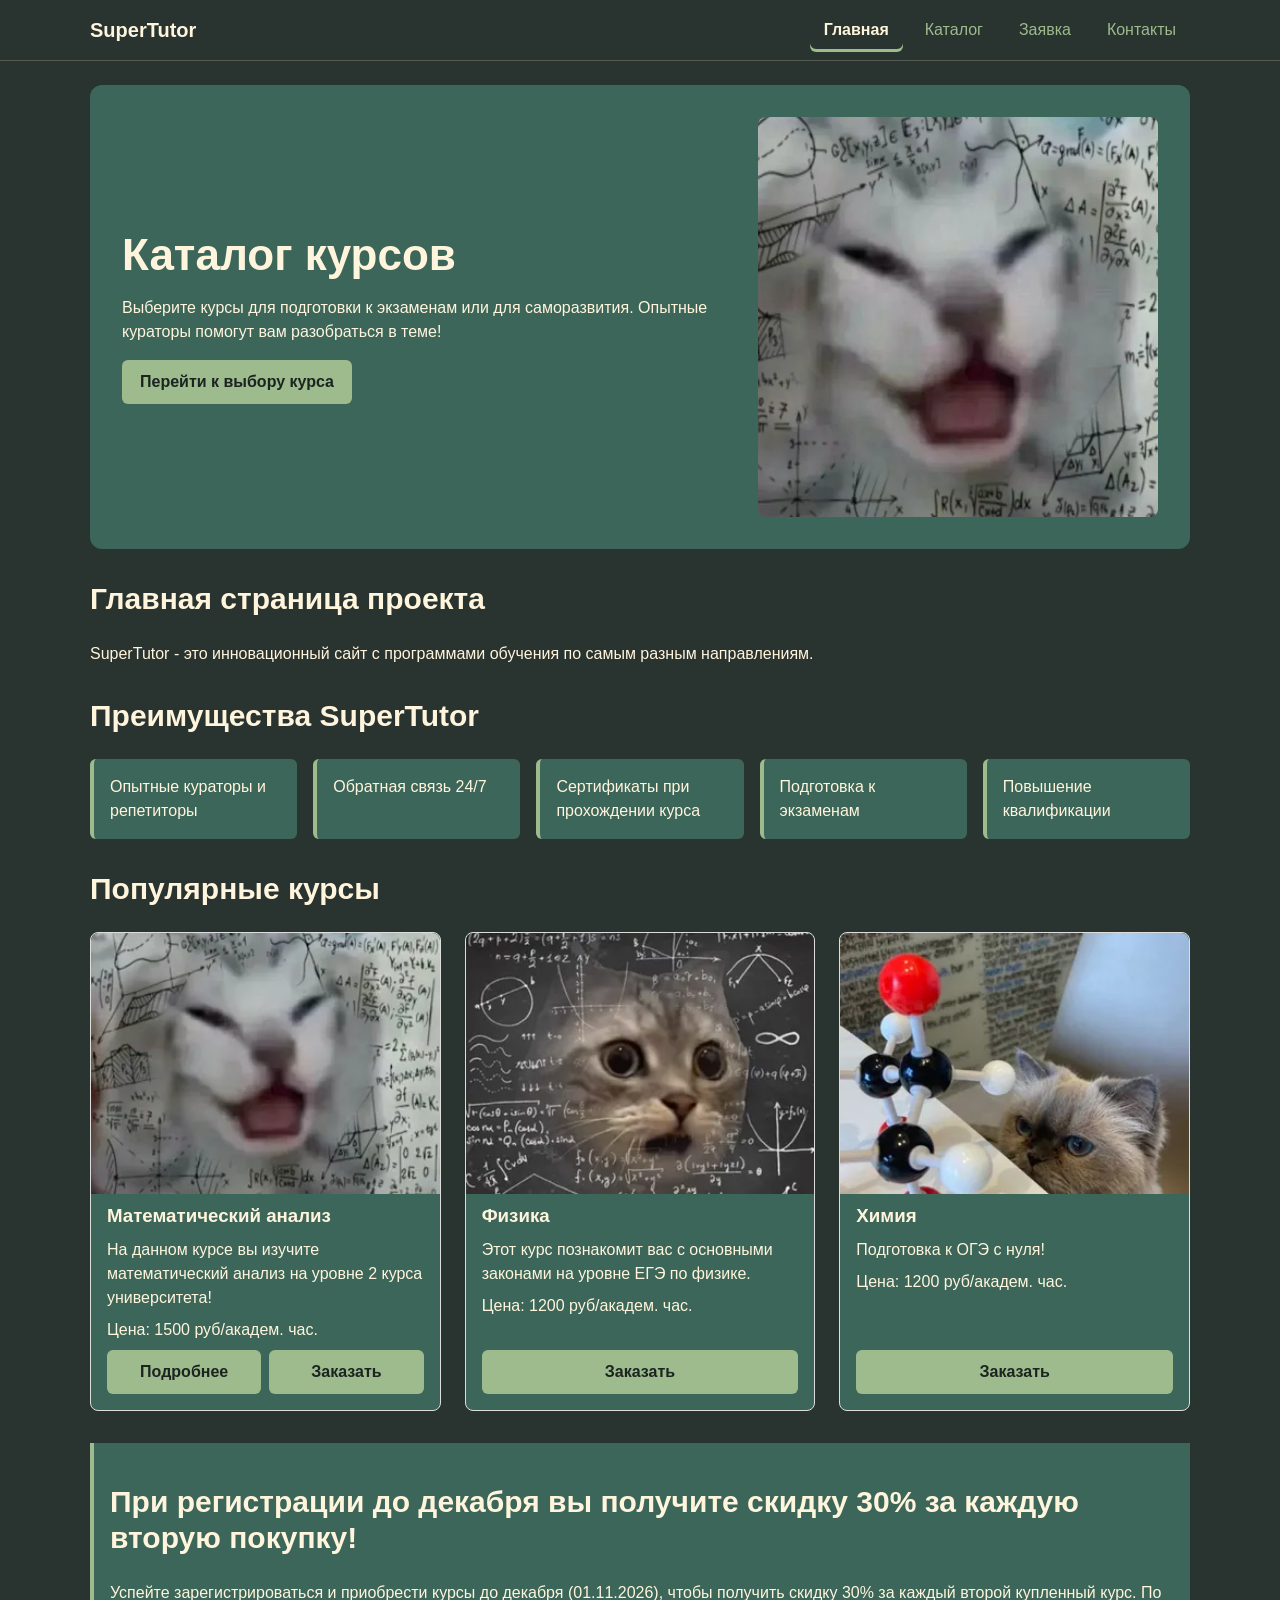
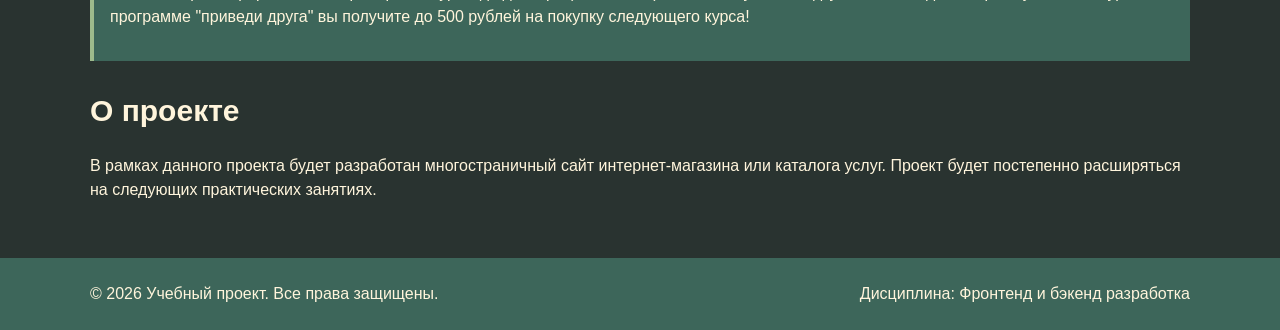
<file: kr3-responsive-shop/index.html>
<!DOCTYPE html>
<html lang="ru">
<head>
  <meta charset="UTF-8">
  <meta name="viewport" content="width=device-width, initial-scale=1.0">
  <meta name="description" content="Каталог услуг — выберите репетитора для подготовки к экзаменам!">
  <title>Каталог курсов — SuperTutor</title>
  <!-- Класс js нужен CSS: меню сворачивается только когда JavaScript работает -->
  <script>document.documentElement.classList.add('js');</script>
  <link rel="stylesheet" href="css/style.css">
  <link rel="stylesheet" href="css/responsive.css">
  <script src="js/main.js" defer></script>
  <meta property="og:type" content="website">
  <meta property="og:title" content="Каталог курсов — SuperTutor">
  <meta property="og:description" content="Каталог услуг — выберите репетитора для подготовки к экзаменам!">
</head>
<body>
<a class="skip-link" href="#main">Перейти к основному содержимому</a>

<header class="site-header">
  <div class="site-header__inner">
    <a class="site-header__logo" href="index.html">SuperTutor</a>

    <button class="nav-toggle" type="button" aria-expanded="false" aria-controls="site-nav">
      <span class="nav-toggle__icon" aria-hidden="true"></span>
      Меню
    </button>

    <nav class="site-nav" id="site-nav" aria-label="Основная навигация">
      <ul class="site-nav__list">
          <li class="site-nav__item"><a class="site-nav__link site-nav__link--active" href="index.html" aria-current="page">Главная</a></li>
          <li class="site-nav__item"><a class="site-nav__link" href="catalog.html">Каталог</a></li>
          <li class="site-nav__item"><a class="site-nav__link" href="order.html">Заявка</a></li>
          <li class="site-nav__item"><a class="site-nav__link" href="contacts.html">Контакты</a></li>
      </ul>
    </nav>
  </div>
</header>

<main id="main" tabindex="-1">
  <section class="hero">
    <div class="hero__content">
      <h1>Каталог курсов</h1>
      <p>Выберите курсы для подготовки к экзаменам или для саморазвития. Опытные кураторы помогут вам разобраться в теме!</p>
      <a class="button" href="#popular">Перейти к выбору курса</a>
    </div>
    <picture class="hero__picture">
        <source media="(min-width: 900px)" type="image/webp" srcset="images/hero-desktop.webp">
        <source media="(min-width: 900px)" srcset="images/hero-desktop.jpg">
        <source media="(min-width: 600px)" type="image/webp" srcset="images/hero-tablet.webp">
        <source media="(min-width: 600px)" srcset="images/hero-tablet.jpg">
        <source type="image/webp" srcset="images/hero-mobile.webp">
        <img class="hero__image" src="images/hero-mobile.jpg" alt="Кот на фоне доски с математическими формулами" width="480" height="270">
      </picture>
  </section>

  <section class="section">
    <h2>Главная страница проекта</h2>
    <p>SuperTutor - это инновационный сайт с программами обучения по самым разным направлениям.</p>
  </section>

  <section class="section" id="advantages">
    <h2>Преимущества SuperTutor</h2>
    <ul class="advantages__list">
      <li>Опытные кураторы и репетиторы</li>
      <li>Обратная связь 24/7</li>
      <li>Сертификаты при прохождении курса</li>
      <li>Подготовка к экзаменам</li>
      <li>Повышение квалификации</li>
    </ul>
  </section>

  <section class="section" id="popular">
    <h2>Популярные курсы</h2>
    <div class="products-grid">
      <article class="product-card">
        <picture class="product-card__picture">
          <source type="image/webp" srcset="images/math-320.webp 320w, images/math-480.webp 480w, images/math-720.webp 720w" sizes="(min-width: 1024px) 220px, (min-width: 700px) 30vw, (min-width: 520px) 45vw, 100vw">
          <img class="product-card__image" src="images/math-480.jpg" srcset="images/math-320.jpg 320w, images/math-480.jpg 480w, images/math-720.jpg 720w" sizes="(min-width: 1024px) 220px, (min-width: 700px) 30vw, (min-width: 520px) 45vw, 100vw" alt="Математический анализ" width="480" height="360" loading="lazy">
        </picture>
        <h3 class="product-card__title">Математический анализ</h3>
        <p class="product-card__description">На данном курсе вы изучите математический анализ на уровне 2 курса университета!</p>
        <p class="product-card__price">Цена: 1500 руб/академ. час.</p>
        <div class="product-card__actions">
          <a class="button button--secondary" href="product.html">Подробнее</a>
          <button class="button product-card__button" type="button" data-product="Математический анализ">Заказать</button>
        </div>
      </article>
      <article class="product-card">
        <picture class="product-card__picture">
          <source type="image/webp" srcset="images/phys-320.webp 320w, images/phys-480.webp 480w, images/phys-720.webp 720w" sizes="(min-width: 1024px) 220px, (min-width: 700px) 30vw, (min-width: 520px) 45vw, 100vw">
          <img class="product-card__image" src="images/phys-480.jpg" srcset="images/phys-320.jpg 320w, images/phys-480.jpg 480w, images/phys-720.jpg 720w" sizes="(min-width: 1024px) 220px, (min-width: 700px) 30vw, (min-width: 520px) 45vw, 100vw" alt="Физика" width="480" height="360" loading="lazy">
        </picture>
        <h3 class="product-card__title">Физика</h3>
        <p class="product-card__description">Этот курс познакомит вас с основными законами на уровне ЕГЭ по физике.</p>
        <p class="product-card__price">Цена: 1200 руб/академ. час.</p>
        <div class="product-card__actions">
          <button class="button product-card__button" type="button" data-product="Физика">Заказать</button>
        </div>
      </article>
      <article class="product-card">
        <picture class="product-card__picture">
          <source type="image/webp" srcset="images/chem-320.webp 320w, images/chem-480.webp 480w, images/chem-720.webp 720w" sizes="(min-width: 1024px) 220px, (min-width: 700px) 30vw, (min-width: 520px) 45vw, 100vw">
          <img class="product-card__image" src="images/chem-480.jpg" srcset="images/chem-320.jpg 320w, images/chem-480.jpg 480w, images/chem-720.jpg 720w" sizes="(min-width: 1024px) 220px, (min-width: 700px) 30vw, (min-width: 520px) 45vw, 100vw" alt="Химия" width="480" height="360" loading="lazy">
        </picture>
        <h3 class="product-card__title">Химия</h3>
        <p class="product-card__description">Подготовка к ОГЭ с нуля!</p>
        <p class="product-card__price">Цена: 1200 руб/академ. час.</p>
        <div class="product-card__actions">
          <button class="button product-card__button" type="button" data-product="Химия">Заказать</button>
        </div>
      </article>
    </div>
  </section>

  <aside class="aside-info">
    <h2>При регистрации до декабря вы получите скидку 30% за каждую вторую покупку!</h2>
    <p>Успейте зарегистрироваться и приобрести курсы до декабря (01.11.2026), чтобы получить скидку 30% за каждый второй купленный курс. По программе "приведи друга" вы получите до 500 рублей на покупку следующего курса!</p>
  </aside>

  <section class="section">
    <h2>О проекте</h2>
    <p>В рамках данного проекта будет разработан многостраничный сайт интернет-магазина или каталога услуг. Проект будет постепенно расширяться на следующих практических занятиях.</p>
  </section>
</main>

<footer class="site-footer">
  <p>&copy; 2026 Учебный проект. Все права защищены.</p>
  <p>Дисциплина: Фронтенд и бэкенд разработка</p>
</footer>

<dialog class="order-dialog" id="order-dialog" aria-labelledby="order-dialog-title">
  <h2 class="order-dialog__title" id="order-dialog-title">Оформление заявки</h2>

  <form class="order-form" id="order-form" action="#" method="post" novalidate>
    <input id="selected-product" name="selected-product" type="hidden">

      <div class="order-form__field">
        <label class="order-form__label" for="dlg-name">Имя</label>
        <input class="order-form__input" id="dlg-name" name="name" type="text" placeholder="Введите ваше имя" minlength="2" autocomplete="given-name" required>
      </div>
      <div class="order-form__field">
        <label class="order-form__label" for="dlg-email">E-mail</label>
        <input class="order-form__input" id="dlg-email" name="email" type="email" placeholder="example@mail.ru" autocomplete="email" required>
      </div>
      <div class="order-form__field">
        <label class="order-form__label" for="dlg-phone">Телефон</label>
        <input class="order-form__input" id="dlg-phone" name="phone" type="tel" inputmode="tel" placeholder="+7 (900) 000-00-00" pattern="^\+7 \(\d{3}\) \d{3}-\d{2}-\d{2}$" data-error="Введите телефон в формате +7 (900) 000-00-00" autocomplete="tel" aria-describedby="dlg-phone-hint" required>
        <small class="order-form__hint" id="dlg-phone-hint">Формат: +7 (900) 000-00-00</small>
      </div>
      <div class="order-form__field">
        <label class="order-form__label" for="dlg-date">Дата связи</label>
        <input class="order-form__input" id="dlg-date" name="date" type="date">
      </div>
      <div class="order-form__field order-form__field--full">
        <label class="order-form__label" for="dlg-topic">Тема заявки</label>
        <select class="order-form__select" id="dlg-topic" name="topic" required>
          <option value="">Выберите тему</option>
          <option value="product">Заказ товара</option>
          <option value="consultation">Консультация</option>
          <option value="delivery">Доставка</option>
        </select>
      </div>
      <div class="order-form__field order-form__field--full">
        <label class="order-form__label" for="dlg-comment">Комментарий</label>
        <textarea class="order-form__textarea" id="dlg-comment" name="comment" rows="4" placeholder="Укажите дополнительную информацию"></textarea>
      </div>
      <div class="order-form__field order-form__field--checkbox">
        <label>
          <input id="dlg-agreement" name="agreement" type="checkbox" required>
          <span>Я согласен на обработку данных</span>
        </label>
      </div>

      <div class="order-form__actions">
        <button class="button button--secondary" type="button" id="close-order-dialog">Закрыть</button>
        <button class="button button--primary" type="submit">Отправить заявку</button>
      </div>
  </form>
</dialog>

<p class="success-message" id="success-message" role="status" hidden></p>

</body>
</html>
</file>
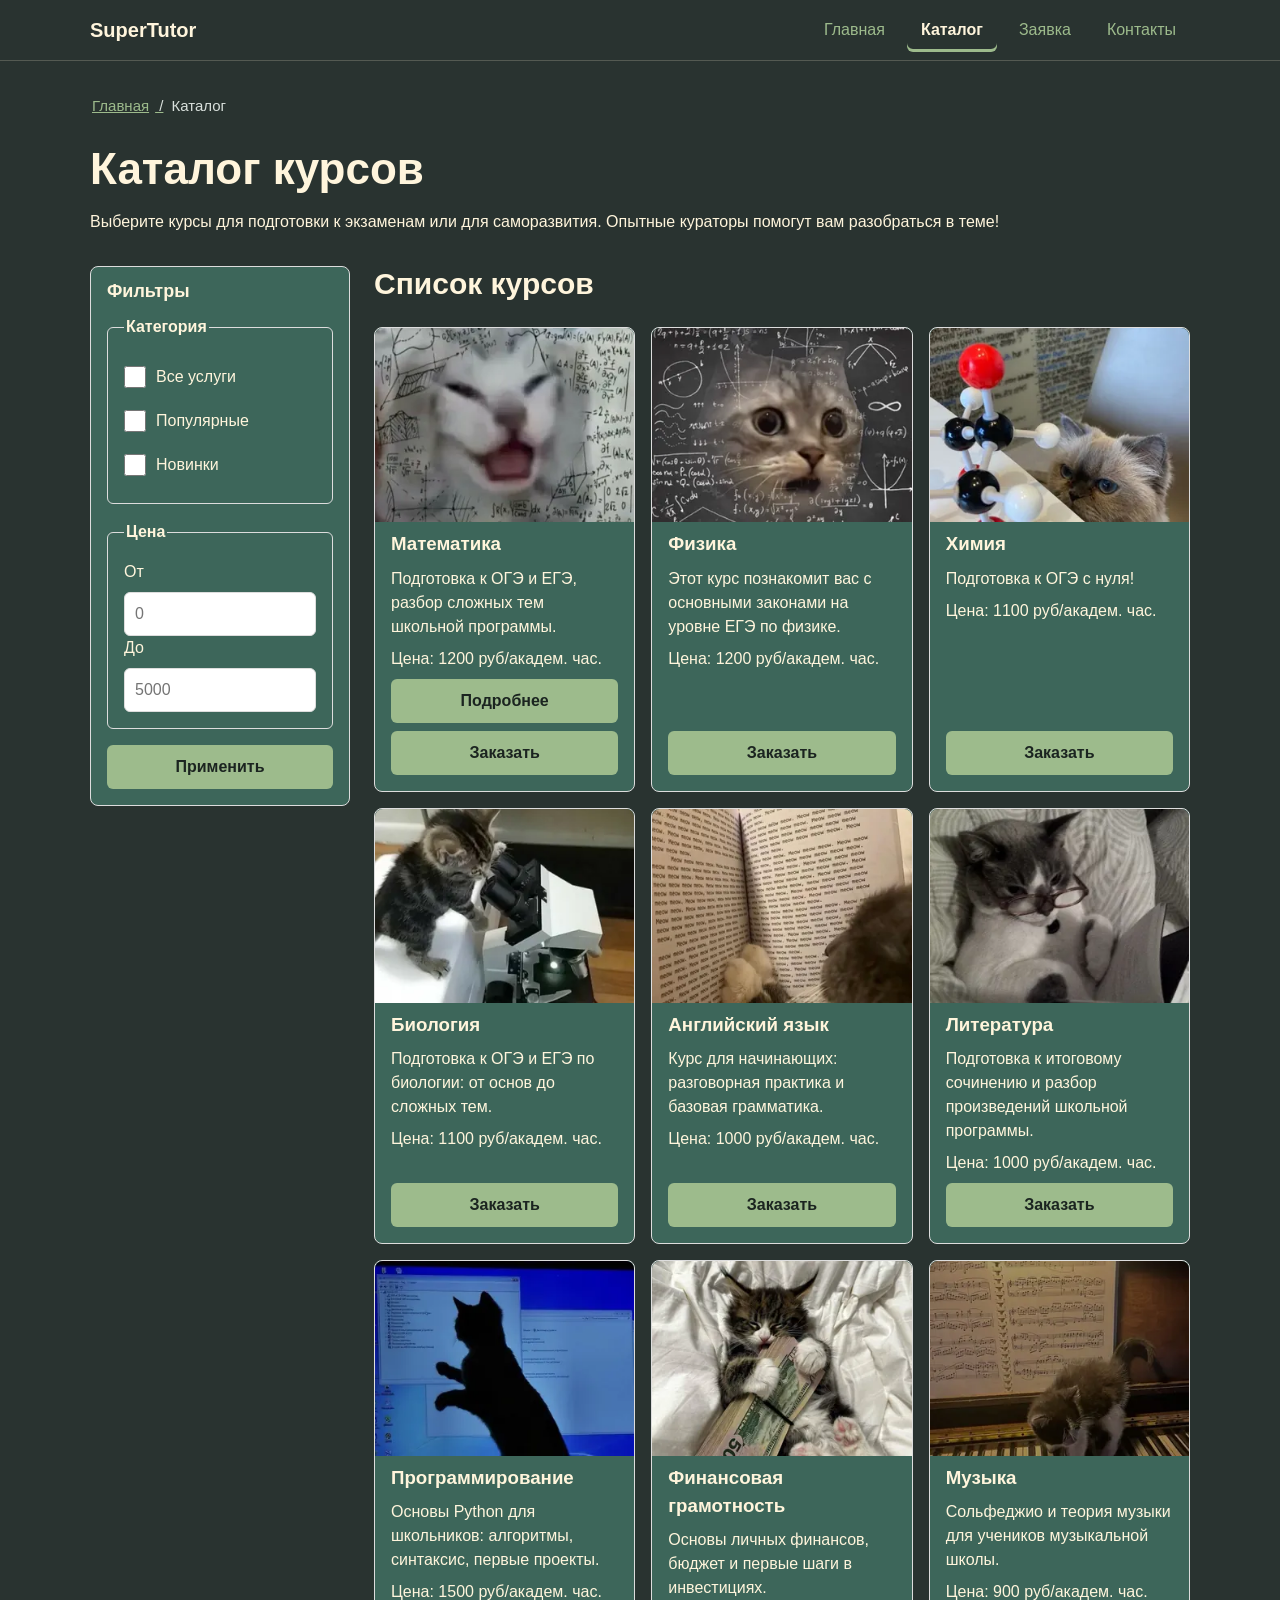
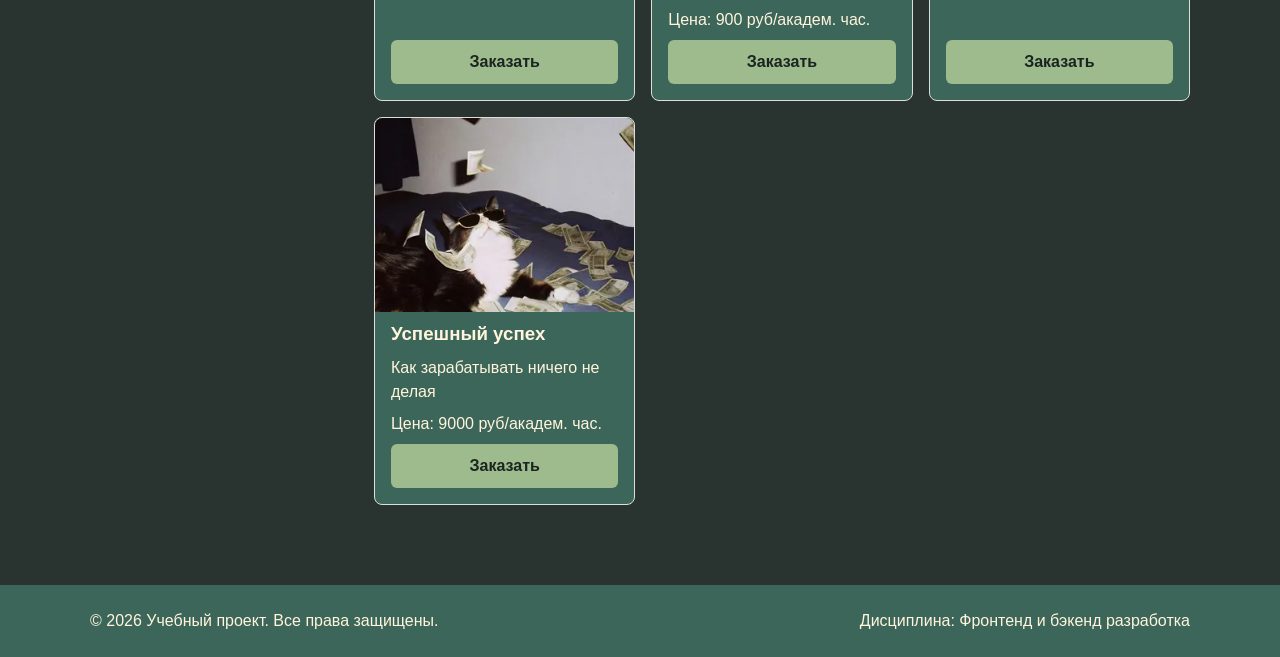
<file: kr3-responsive-shop/catalog.html>
<!DOCTYPE html>
<html lang="ru">
<head>
  <meta charset="UTF-8">
  <meta name="viewport" content="width=device-width, initial-scale=1.0">
  <meta name="description" content="Каталог курсов SuperTutor: 10 курсов по школьным и дополнительным предметам.">
  <title>Каталог товаров — SuperTutor</title>
  <!-- Класс js нужен CSS: меню сворачивается только когда JavaScript работает -->
  <script>document.documentElement.classList.add('js');</script>
  <link rel="stylesheet" href="css/style.css">
  <link rel="stylesheet" href="css/responsive.css">
  <script src="js/main.js" defer></script>
  <meta property="og:type" content="website">
  <meta property="og:title" content="Каталог товаров — SuperTutor">
  <meta property="og:description" content="Каталог курсов SuperTutor: 10 курсов по школьным и дополнительным предметам.">
</head>
<body>
<a class="skip-link" href="#main">Перейти к основному содержимому</a>

<header class="site-header">
  <div class="site-header__inner">
    <a class="site-header__logo" href="index.html">SuperTutor</a>

    <button class="nav-toggle" type="button" aria-expanded="false" aria-controls="site-nav">
      <span class="nav-toggle__icon" aria-hidden="true"></span>
      Меню
    </button>

    <nav class="site-nav" id="site-nav" aria-label="Основная навигация">
      <ul class="site-nav__list">
          <li class="site-nav__item"><a class="site-nav__link" href="index.html">Главная</a></li>
          <li class="site-nav__item"><a class="site-nav__link site-nav__link--active" href="catalog.html" aria-current="page">Каталог</a></li>
          <li class="site-nav__item"><a class="site-nav__link" href="order.html">Заявка</a></li>
          <li class="site-nav__item"><a class="site-nav__link" href="contacts.html">Контакты</a></li>
      </ul>
    </nav>
  </div>
</header>

<main id="main" tabindex="-1">
  <nav class="breadcrumbs" aria-label="Хлебные крошки">
  <a class="breadcrumbs__link" href="index.html">Главная</a>
  <span class="breadcrumbs__current" aria-current="page">Каталог</span>
</nav>

  <section class="section">
    <h1>Каталог курсов</h1>
    <p>Выберите курсы для подготовки к экзаменам или для саморазвития. Опытные кураторы помогут вам разобраться в теме!</p>
  </section>

  <div class="catalog-layout">
    <aside class="catalog-filters" aria-label="Фильтры каталога">
      <!-- На мобильном фильтр свёрнут, на ПК раскрыт (см. js/main.js) -->
      <details open>
        <summary class="catalog-filters__summary">Фильтры</summary>

        <form class="catalog-filters__form" action="#" method="get">
          <fieldset class="catalog-filters__group">
            <legend>Категория</legend>

            <label class="catalog-filters__option">
              <input type="checkbox" name="category" value="all">
              Все услуги
            </label>

            <label class="catalog-filters__option">
              <input type="checkbox" name="category" value="popular">
              Популярные
            </label>

            <label class="catalog-filters__option">
              <input type="checkbox" name="category" value="new">
              Новинки
            </label>
          </fieldset>

          <fieldset class="catalog-filters__group">
            <legend>Цена</legend>

            <label class="catalog-filters__label" for="price-from">От</label>
            <input class="catalog-filters__input" id="price-from" name="price-from" type="number" min="0" placeholder="0">

            <label class="catalog-filters__label" for="price-to">До</label>
            <input class="catalog-filters__input" id="price-to" name="price-to" type="number" min="0" placeholder="5000">
          </fieldset>

          <button class="button" type="submit">Применить</button>
        </form>
      </details>
    </aside>

    <section class="catalog-layout__products" aria-labelledby="catalog-list-title">
      <h2 id="catalog-list-title">Список курсов</h2>

      <div class="products-grid">
      <article class="product-card">
        <picture class="product-card__picture">
          <source type="image/webp" srcset="images/math-320.webp 320w, images/math-480.webp 480w, images/math-720.webp 720w" sizes="(min-width: 1024px) 220px, (min-width: 700px) 30vw, (min-width: 520px) 45vw, 100vw">
          <img class="product-card__image" src="images/math-480.jpg" srcset="images/math-320.jpg 320w, images/math-480.jpg 480w, images/math-720.jpg 720w" sizes="(min-width: 1024px) 220px, (min-width: 700px) 30vw, (min-width: 520px) 45vw, 100vw" alt="Математика" width="480" height="360" loading="lazy">
        </picture>
        <h3 class="product-card__title">Математика</h3>
        <p class="product-card__description">Подготовка к ОГЭ и ЕГЭ, разбор сложных тем школьной программы.</p>
        <p class="product-card__price">Цена: 1200 руб/академ. час.</p>
        <div class="product-card__actions">
          <a class="button button--secondary" href="product.html">Подробнее</a>
          <button class="button product-card__button" type="button" data-product="Математика">Заказать</button>
        </div>
      </article>
      <article class="product-card">
        <picture class="product-card__picture">
          <source type="image/webp" srcset="images/phys-320.webp 320w, images/phys-480.webp 480w, images/phys-720.webp 720w" sizes="(min-width: 1024px) 220px, (min-width: 700px) 30vw, (min-width: 520px) 45vw, 100vw">
          <img class="product-card__image" src="images/phys-480.jpg" srcset="images/phys-320.jpg 320w, images/phys-480.jpg 480w, images/phys-720.jpg 720w" sizes="(min-width: 1024px) 220px, (min-width: 700px) 30vw, (min-width: 520px) 45vw, 100vw" alt="Физика" width="480" height="360" loading="lazy">
        </picture>
        <h3 class="product-card__title">Физика</h3>
        <p class="product-card__description">Этот курс познакомит вас с основными законами на уровне ЕГЭ по физике.</p>
        <p class="product-card__price">Цена: 1200 руб/академ. час.</p>
        <div class="product-card__actions">
          <button class="button product-card__button" type="button" data-product="Физика">Заказать</button>
        </div>
      </article>
      <article class="product-card">
        <picture class="product-card__picture">
          <source type="image/webp" srcset="images/chem-320.webp 320w, images/chem-480.webp 480w, images/chem-720.webp 720w" sizes="(min-width: 1024px) 220px, (min-width: 700px) 30vw, (min-width: 520px) 45vw, 100vw">
          <img class="product-card__image" src="images/chem-480.jpg" srcset="images/chem-320.jpg 320w, images/chem-480.jpg 480w, images/chem-720.jpg 720w" sizes="(min-width: 1024px) 220px, (min-width: 700px) 30vw, (min-width: 520px) 45vw, 100vw" alt="Химия" width="480" height="360" loading="lazy">
        </picture>
        <h3 class="product-card__title">Химия</h3>
        <p class="product-card__description">Подготовка к ОГЭ с нуля!</p>
        <p class="product-card__price">Цена: 1100 руб/академ. час.</p>
        <div class="product-card__actions">
          <button class="button product-card__button" type="button" data-product="Химия">Заказать</button>
        </div>
      </article>
      <article class="product-card">
        <picture class="product-card__picture">
          <source type="image/webp" srcset="images/bio-320.webp 320w, images/bio-480.webp 480w, images/bio-538.webp 538w" sizes="(min-width: 1024px) 220px, (min-width: 700px) 30vw, (min-width: 520px) 45vw, 100vw">
          <img class="product-card__image" src="images/bio-480.jpg" srcset="images/bio-320.jpg 320w, images/bio-480.jpg 480w, images/bio-538.jpg 538w" sizes="(min-width: 1024px) 220px, (min-width: 700px) 30vw, (min-width: 520px) 45vw, 100vw" alt="Биология" width="480" height="360" loading="lazy">
        </picture>
        <h3 class="product-card__title">Биология</h3>
        <p class="product-card__description">Подготовка к ОГЭ и ЕГЭ по биологии: от основ до сложных тем.</p>
        <p class="product-card__price">Цена: 1100 руб/академ. час.</p>
        <div class="product-card__actions">
          <button class="button product-card__button" type="button" data-product="Биология">Заказать</button>
        </div>
      </article>
      <article class="product-card">
        <picture class="product-card__picture">
          <source type="image/webp" srcset="images/eng-320.webp 320w, images/eng-480.webp 480w, images/eng-720.webp 720w" sizes="(min-width: 1024px) 220px, (min-width: 700px) 30vw, (min-width: 520px) 45vw, 100vw">
          <img class="product-card__image" src="images/eng-480.jpg" srcset="images/eng-320.jpg 320w, images/eng-480.jpg 480w, images/eng-720.jpg 720w" sizes="(min-width: 1024px) 220px, (min-width: 700px) 30vw, (min-width: 520px) 45vw, 100vw" alt="Английский язык" width="480" height="360" loading="lazy">
        </picture>
        <h3 class="product-card__title">Английский язык</h3>
        <p class="product-card__description">Курс для начинающих: разговорная практика и базовая грамматика.</p>
        <p class="product-card__price">Цена: 1000 руб/академ. час.</p>
        <div class="product-card__actions">
          <button class="button product-card__button" type="button" data-product="Английский язык">Заказать</button>
        </div>
      </article>
      <article class="product-card">
        <picture class="product-card__picture">
          <source type="image/webp" srcset="images/lit-320.webp 320w, images/lit-480.webp 480w, images/lit-640.webp 640w" sizes="(min-width: 1024px) 220px, (min-width: 700px) 30vw, (min-width: 520px) 45vw, 100vw">
          <img class="product-card__image" src="images/lit-480.jpg" srcset="images/lit-320.jpg 320w, images/lit-480.jpg 480w, images/lit-640.jpg 640w" sizes="(min-width: 1024px) 220px, (min-width: 700px) 30vw, (min-width: 520px) 45vw, 100vw" alt="Литература" width="480" height="360" loading="lazy">
        </picture>
        <h3 class="product-card__title">Литература</h3>
        <p class="product-card__description">Подготовка к итоговому сочинению и разбор произведений школьной программы.</p>
        <p class="product-card__price">Цена: 1000 руб/академ. час.</p>
        <div class="product-card__actions">
          <button class="button product-card__button" type="button" data-product="Литература">Заказать</button>
        </div>
      </article>
      <article class="product-card">
        <picture class="product-card__picture">
          <source type="image/webp" srcset="images/prog-320.webp 320w, images/prog-480.webp 480w, images/prog-720.webp 720w" sizes="(min-width: 1024px) 220px, (min-width: 700px) 30vw, (min-width: 520px) 45vw, 100vw">
          <img class="product-card__image" src="images/prog-480.jpg" srcset="images/prog-320.jpg 320w, images/prog-480.jpg 480w, images/prog-720.jpg 720w" sizes="(min-width: 1024px) 220px, (min-width: 700px) 30vw, (min-width: 520px) 45vw, 100vw" alt="Программирование" width="480" height="360" loading="lazy">
        </picture>
        <h3 class="product-card__title">Программирование</h3>
        <p class="product-card__description">Основы Python для школьников: алгоритмы, синтаксис, первые проекты.</p>
        <p class="product-card__price">Цена: 1500 руб/академ. час.</p>
        <div class="product-card__actions">
          <button class="button product-card__button" type="button" data-product="Программирование">Заказать</button>
        </div>
      </article>
      <article class="product-card">
        <picture class="product-card__picture">
          <source type="image/webp" srcset="images/fin-320.webp 320w, images/fin-480.webp 480w, images/fin-720.webp 720w" sizes="(min-width: 1024px) 220px, (min-width: 700px) 30vw, (min-width: 520px) 45vw, 100vw">
          <img class="product-card__image" src="images/fin-480.jpg" srcset="images/fin-320.jpg 320w, images/fin-480.jpg 480w, images/fin-720.jpg 720w" sizes="(min-width: 1024px) 220px, (min-width: 700px) 30vw, (min-width: 520px) 45vw, 100vw" alt="Финансовая грамотность" width="480" height="360" loading="lazy">
        </picture>
        <h3 class="product-card__title">Финансовая грамотность</h3>
        <p class="product-card__description">Основы личных финансов, бюджет и первые шаги в инвестициях.</p>
        <p class="product-card__price">Цена: 900 руб/академ. час.</p>
        <div class="product-card__actions">
          <button class="button product-card__button" type="button" data-product="Финансовая грамотность">Заказать</button>
        </div>
      </article>
      <article class="product-card">
        <picture class="product-card__picture">
          <source type="image/webp" srcset="images/mus-320.webp 320w, images/mus-480.webp 480w, images/mus-720.webp 720w" sizes="(min-width: 1024px) 220px, (min-width: 700px) 30vw, (min-width: 520px) 45vw, 100vw">
          <img class="product-card__image" src="images/mus-480.jpg" srcset="images/mus-320.jpg 320w, images/mus-480.jpg 480w, images/mus-720.jpg 720w" sizes="(min-width: 1024px) 220px, (min-width: 700px) 30vw, (min-width: 520px) 45vw, 100vw" alt="Музыка" width="480" height="360" loading="lazy">
        </picture>
        <h3 class="product-card__title">Музыка</h3>
        <p class="product-card__description">Сольфеджио и теория музыки для учеников музыкальной школы.</p>
        <p class="product-card__price">Цена: 900 руб/академ. час.</p>
        <div class="product-card__actions">
          <button class="button product-card__button" type="button" data-product="Музыка">Заказать</button>
        </div>
      </article>
      <article class="product-card">
        <picture class="product-card__picture">
          <source type="image/webp" srcset="images/suc-320.webp 320w, images/suc-480.webp 480w, images/suc-720.webp 720w" sizes="(min-width: 1024px) 220px, (min-width: 700px) 30vw, (min-width: 520px) 45vw, 100vw">
          <img class="product-card__image" src="images/suc-480.jpg" srcset="images/suc-320.jpg 320w, images/suc-480.jpg 480w, images/suc-720.jpg 720w" sizes="(min-width: 1024px) 220px, (min-width: 700px) 30vw, (min-width: 520px) 45vw, 100vw" alt="Успешный успех" width="480" height="360" loading="lazy">
        </picture>
        <h3 class="product-card__title">Успешный успех</h3>
        <p class="product-card__description">Как зарабатывать ничего не делая</p>
        <p class="product-card__price">Цена: 9000 руб/академ. час.</p>
        <div class="product-card__actions">
          <button class="button product-card__button" type="button" data-product="Успешный успех">Заказать</button>
        </div>
      </article>
      </div>
    </section>
  </div>
</main>

<footer class="site-footer">
  <p>&copy; 2026 Учебный проект. Все права защищены.</p>
  <p>Дисциплина: Фронтенд и бэкенд разработка</p>
</footer>

<dialog class="order-dialog" id="order-dialog" aria-labelledby="order-dialog-title">
  <h2 class="order-dialog__title" id="order-dialog-title">Оформление заявки</h2>

  <form class="order-form" id="order-form" action="#" method="post" novalidate>
    <input id="selected-product" name="selected-product" type="hidden">

      <div class="order-form__field">
        <label class="order-form__label" for="dlg-name">Имя</label>
        <input class="order-form__input" id="dlg-name" name="name" type="text" placeholder="Введите ваше имя" minlength="2" autocomplete="given-name" required>
      </div>
      <div class="order-form__field">
        <label class="order-form__label" for="dlg-email">E-mail</label>
        <input class="order-form__input" id="dlg-email" name="email" type="email" placeholder="example@mail.ru" autocomplete="email" required>
      </div>
      <div class="order-form__field">
        <label class="order-form__label" for="dlg-phone">Телефон</label>
        <input class="order-form__input" id="dlg-phone" name="phone" type="tel" inputmode="tel" placeholder="+7 (900) 000-00-00" pattern="^\+7 \(\d{3}\) \d{3}-\d{2}-\d{2}$" data-error="Введите телефон в формате +7 (900) 000-00-00" autocomplete="tel" aria-describedby="dlg-phone-hint" required>
        <small class="order-form__hint" id="dlg-phone-hint">Формат: +7 (900) 000-00-00</small>
      </div>
      <div class="order-form__field">
        <label class="order-form__label" for="dlg-date">Дата связи</label>
        <input class="order-form__input" id="dlg-date" name="date" type="date">
      </div>
      <div class="order-form__field order-form__field--full">
        <label class="order-form__label" for="dlg-topic">Тема заявки</label>
        <select class="order-form__select" id="dlg-topic" name="topic" required>
          <option value="">Выберите тему</option>
          <option value="product">Заказ товара</option>
          <option value="consultation">Консультация</option>
          <option value="delivery">Доставка</option>
        </select>
      </div>
      <div class="order-form__field order-form__field--full">
        <label class="order-form__label" for="dlg-comment">Комментарий</label>
        <textarea class="order-form__textarea" id="dlg-comment" name="comment" rows="4" placeholder="Укажите дополнительную информацию"></textarea>
      </div>
      <div class="order-form__field order-form__field--checkbox">
        <label>
          <input id="dlg-agreement" name="agreement" type="checkbox" required>
          <span>Я согласен на обработку данных</span>
        </label>
      </div>

      <div class="order-form__actions">
        <button class="button button--secondary" type="button" id="close-order-dialog">Закрыть</button>
        <button class="button button--primary" type="submit">Отправить заявку</button>
      </div>
  </form>
</dialog>

<p class="success-message" id="success-message" role="status" hidden></p>

</body>
</html>
</file>
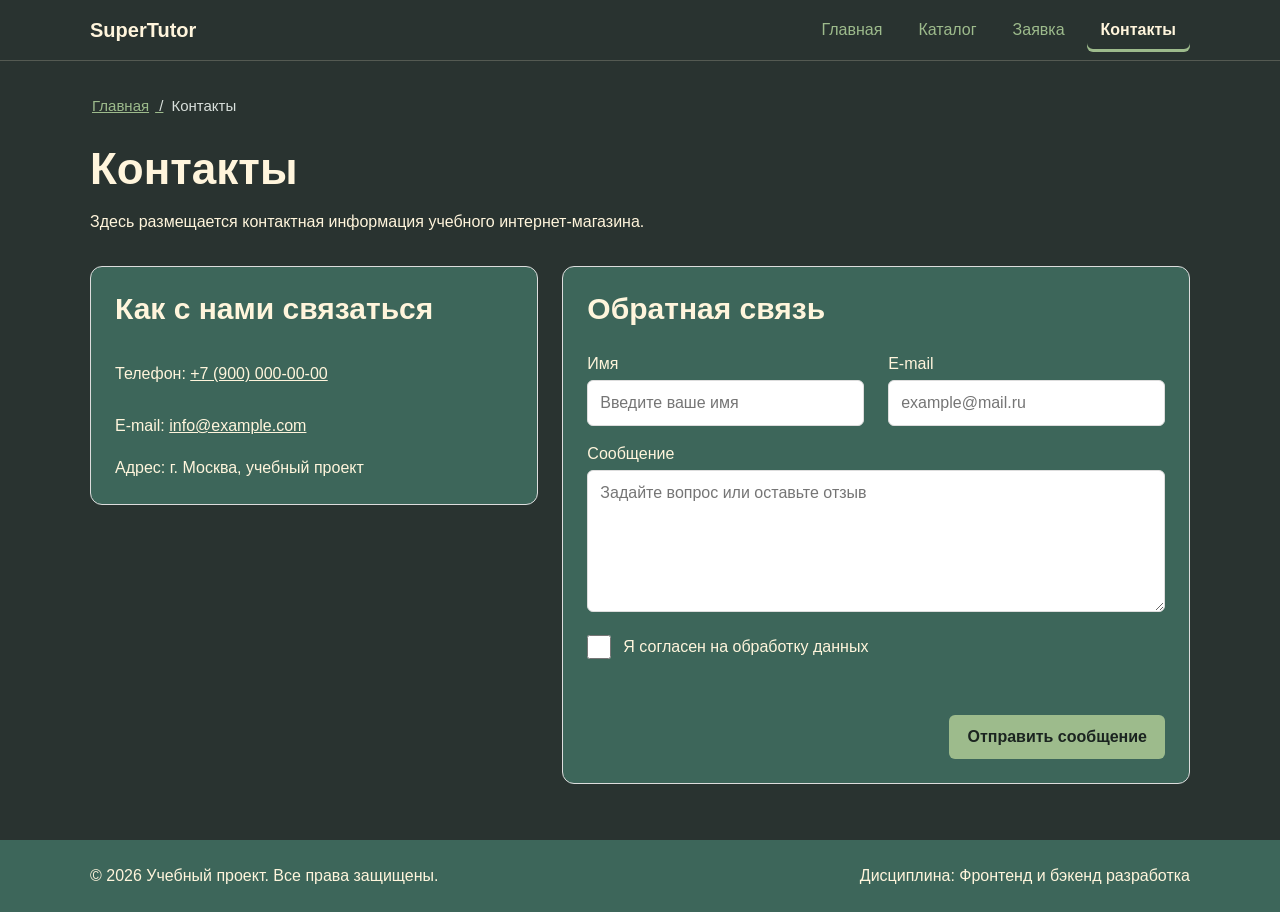
<file: kr3-responsive-shop/contacts.html>
<!DOCTYPE html>
<html lang="ru">
<head>
  <meta charset="UTF-8">
  <meta name="viewport" content="width=device-width, initial-scale=1.0">
  <meta name="description" content="Контакты SuperTutor: телефон, e-mail, адрес и форма обратной связи.">
  <title>Контакты — SuperTutor</title>
  <!-- Класс js нужен CSS: меню сворачивается только когда JavaScript работает -->
  <script>document.documentElement.classList.add('js');</script>
  <link rel="stylesheet" href="css/style.css">
  <link rel="stylesheet" href="css/responsive.css">
  <script src="js/main.js" defer></script>
  <meta property="og:type" content="website">
  <meta property="og:title" content="Контакты — SuperTutor">
  <meta property="og:description" content="Контакты SuperTutor: телефон, e-mail, адрес и форма обратной связи.">
</head>
<body>
<a class="skip-link" href="#main">Перейти к основному содержимому</a>

<header class="site-header">
  <div class="site-header__inner">
    <a class="site-header__logo" href="index.html">SuperTutor</a>

    <button class="nav-toggle" type="button" aria-expanded="false" aria-controls="site-nav">
      <span class="nav-toggle__icon" aria-hidden="true"></span>
      Меню
    </button>

    <nav class="site-nav" id="site-nav" aria-label="Основная навигация">
      <ul class="site-nav__list">
          <li class="site-nav__item"><a class="site-nav__link" href="index.html">Главная</a></li>
          <li class="site-nav__item"><a class="site-nav__link" href="catalog.html">Каталог</a></li>
          <li class="site-nav__item"><a class="site-nav__link" href="order.html">Заявка</a></li>
          <li class="site-nav__item"><a class="site-nav__link site-nav__link--active" href="contacts.html" aria-current="page">Контакты</a></li>
      </ul>
    </nav>
  </div>
</header>

<main id="main" tabindex="-1">
  <nav class="breadcrumbs" aria-label="Хлебные крошки">
  <a class="breadcrumbs__link" href="index.html">Главная</a>
  <span class="breadcrumbs__current" aria-current="page">Контакты</span>
</nav>

  <section class="section">
    <h1>Контакты</h1>
    <p>Здесь размещается контактная информация учебного интернет-магазина.</p>
  </section>

  <div class="contacts-layout">
    <section class="contacts-card" aria-labelledby="contacts-title">
      <h2 id="contacts-title">Как с нами связаться</h2>
      <ul class="contacts__list">
        <li>Телефон: <a href="tel:+79000000000">+7 (900) 000-00-00</a></li>
        <li>E-mail: <a href="mailto:info@example.com">info@example.com</a></li>
        <li>Адрес: г. Москва, учебный проект</li>
      </ul>
    </section>

    <section class="order-page" id="feedback" aria-labelledby="feedback-title">
      <h2 id="feedback-title">Обратная связь</h2>
      <form class="order-form feedback-form" id="feedback-form" action="#" method="post" novalidate>

      <div class="order-form__field">
        <label class="order-form__label" for="fb-name">Имя</label>
        <input class="order-form__input" id="fb-name" name="name" type="text" placeholder="Введите ваше имя" minlength="2" autocomplete="given-name" required>
      </div>
      <div class="order-form__field">
        <label class="order-form__label" for="fb-email">E-mail</label>
        <input class="order-form__input" id="fb-email" name="email" type="email" placeholder="example@mail.ru" autocomplete="email" required>
      </div>
      <div class="order-form__field order-form__field--full">
        <label class="order-form__label" for="fb-message">Сообщение</label>
        <textarea class="order-form__textarea" id="fb-message" name="message" rows="5" placeholder="Задайте вопрос или оставьте отзыв" minlength="10" required></textarea>
      </div>
      <div class="order-form__field order-form__field--checkbox">
        <label>
          <input id="fb-agreement" name="agreement" type="checkbox" required>
          <span>Я согласен на обработку данных</span>
        </label>
      </div>

        <div class="order-form__actions">
          <button class="button button--primary" type="submit">Отправить сообщение</button>
        </div>
      </form>
    </section>
  </div>
</main>

<footer class="site-footer">
  <p>&copy; 2026 Учебный проект. Все права защищены.</p>
  <p>Дисциплина: Фронтенд и бэкенд разработка</p>
</footer>

<p class="success-message" id="success-message" role="status" hidden></p>

</body>
</html>
</file>
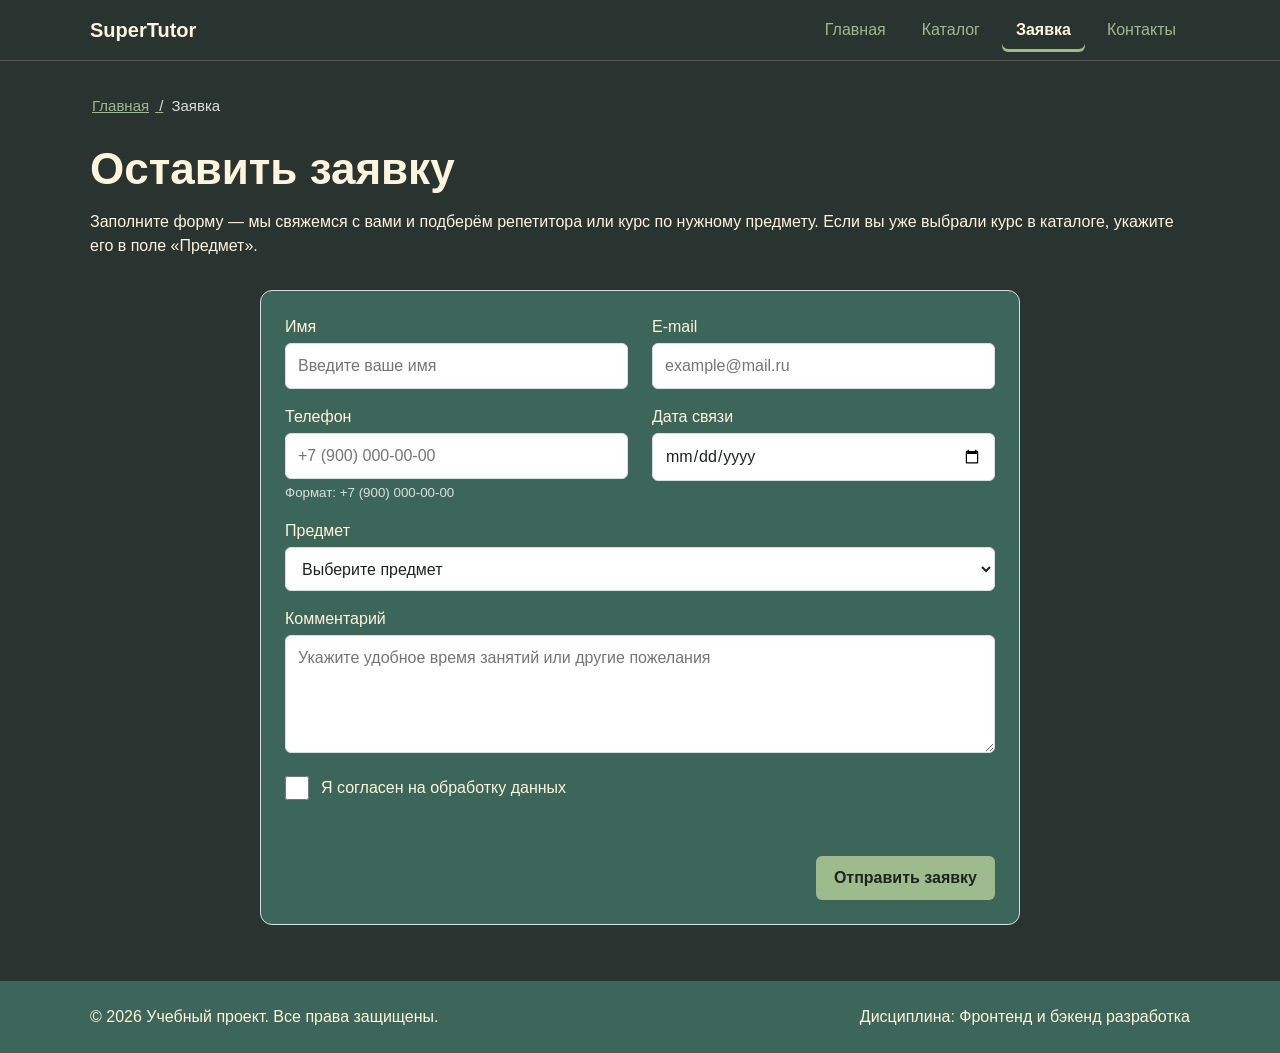
<file: kr3-responsive-shop/order.html>
<!DOCTYPE html>
<html lang="ru">
<head>
  <meta charset="UTF-8">
  <meta name="viewport" content="width=device-width, initial-scale=1.0">
  <meta name="description" content="Оформление заявки на курс в SuperTutor.">
  <title>Заявка на курс — SuperTutor</title>
  <!-- Класс js нужен CSS: меню сворачивается только когда JavaScript работает -->
  <script>document.documentElement.classList.add('js');</script>
  <link rel="stylesheet" href="css/style.css">
  <link rel="stylesheet" href="css/responsive.css">
  <script src="js/main.js" defer></script>
  <meta property="og:type" content="website">
  <meta property="og:title" content="Заявка на курс — SuperTutor">
  <meta property="og:description" content="Оформление заявки на курс в SuperTutor.">
</head>
<body>
<a class="skip-link" href="#main">Перейти к основному содержимому</a>

<header class="site-header">
  <div class="site-header__inner">
    <a class="site-header__logo" href="index.html">SuperTutor</a>

    <button class="nav-toggle" type="button" aria-expanded="false" aria-controls="site-nav">
      <span class="nav-toggle__icon" aria-hidden="true"></span>
      Меню
    </button>

    <nav class="site-nav" id="site-nav" aria-label="Основная навигация">
      <ul class="site-nav__list">
          <li class="site-nav__item"><a class="site-nav__link" href="index.html">Главная</a></li>
          <li class="site-nav__item"><a class="site-nav__link" href="catalog.html">Каталог</a></li>
          <li class="site-nav__item"><a class="site-nav__link site-nav__link--active" href="order.html" aria-current="page">Заявка</a></li>
          <li class="site-nav__item"><a class="site-nav__link" href="contacts.html">Контакты</a></li>
      </ul>
    </nav>
  </div>
</header>

<main id="main" tabindex="-1">
  <nav class="breadcrumbs" aria-label="Хлебные крошки">
  <a class="breadcrumbs__link" href="index.html">Главная</a>
  <span class="breadcrumbs__current" aria-current="page">Заявка</span>
</nav>

  <section class="section">
    <h1>Оставить заявку</h1>
    <p>Заполните форму — мы свяжемся с вами и подберём репетитора или курс по нужному предмету. Если вы уже выбрали курс в каталоге, укажите его в поле «Предмет».</p>
  </section>

  <section class="order-page" aria-label="Форма заявки">
    <form class="order-form" id="order-form" action="#" method="post" novalidate>
      <input id="selected-product" name="selected-product" type="hidden">

      <div class="order-form__field">
        <label class="order-form__label" for="order-name">Имя</label>
        <input class="order-form__input" id="order-name" name="name" type="text" placeholder="Введите ваше имя" minlength="2" autocomplete="given-name" required>
      </div>
      <div class="order-form__field">
        <label class="order-form__label" for="order-email">E-mail</label>
        <input class="order-form__input" id="order-email" name="email" type="email" placeholder="example@mail.ru" autocomplete="email" required>
      </div>
      <div class="order-form__field">
        <label class="order-form__label" for="order-phone">Телефон</label>
        <input class="order-form__input" id="order-phone" name="phone" type="tel" inputmode="tel" placeholder="+7 (900) 000-00-00" pattern="^\+7 \(\d{3}\) \d{3}-\d{2}-\d{2}$" data-error="Введите телефон в формате +7 (900) 000-00-00" autocomplete="tel" aria-describedby="order-phone-hint" required>
        <small class="order-form__hint" id="order-phone-hint">Формат: +7 (900) 000-00-00</small>
      </div>
      <div class="order-form__field">
        <label class="order-form__label" for="order-date">Дата связи</label>
        <input class="order-form__input" id="order-date" name="date" type="date">
      </div>
      <div class="order-form__field order-form__field--full">
        <label class="order-form__label" for="order-topic">Предмет</label>
        <select class="order-form__select" id="order-topic" name="topic" required>
          <option value="">Выберите предмет</option>
          <option value="math">Математика</option>
          <option value="phys">Физика</option>
          <option value="chem">Химия</option>
          <option value="bio">Биология</option>
          <option value="eng">Английский язык</option>
          <option value="lit">Литература</option>
          <option value="prog">Программирование</option>
          <option value="fin">Финансовая грамотность</option>
          <option value="mus">Музыка</option>
          <option value="consultation">Консультация по выбору курса</option>
        </select>
      </div>
      <div class="order-form__field order-form__field--full">
        <label class="order-form__label" for="order-comment">Комментарий</label>
        <textarea class="order-form__textarea" id="order-comment" name="comment" rows="4" placeholder="Укажите удобное время занятий или другие пожелания"></textarea>
      </div>
      <div class="order-form__field order-form__field--checkbox">
        <label>
          <input id="order-agreement" name="agreement" type="checkbox" required>
          <span>Я согласен на обработку данных</span>
        </label>
      </div>

      <div class="order-form__actions">
        <button class="button button--primary" type="submit">Отправить заявку</button>
      </div>
    </form>
  </section>
</main>

<footer class="site-footer">
  <p>&copy; 2026 Учебный проект. Все права защищены.</p>
  <p>Дисциплина: Фронтенд и бэкенд разработка</p>
</footer>

<p class="success-message" id="success-message" role="status" hidden></p>

</body>
</html>
</file>
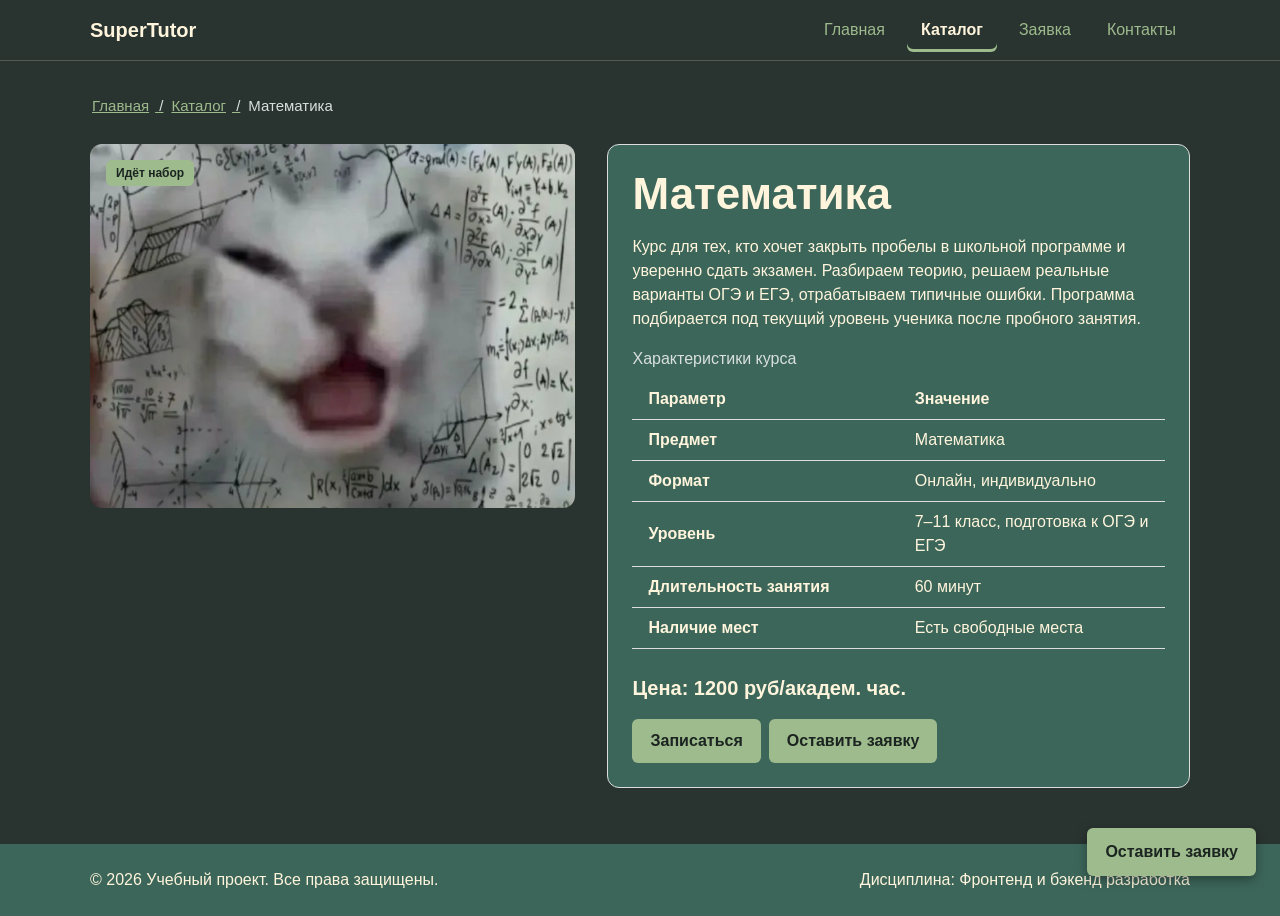
<file: kr3-responsive-shop/product.html>
<!DOCTYPE html>
<html lang="ru">
<head>
  <meta charset="UTF-8">
  <meta name="viewport" content="width=device-width, initial-scale=1.0">
  <meta name="description" content="Курс «Математика» — подготовка к ОГЭ и ЕГЭ в SuperTutor.">
  <title>Математика — курс в SuperTutor</title>
  <!-- Класс js нужен CSS: меню сворачивается только когда JavaScript работает -->
  <script>document.documentElement.classList.add('js');</script>
  <link rel="stylesheet" href="css/style.css">
  <link rel="stylesheet" href="css/responsive.css">
  <script src="js/main.js" defer></script>
  <meta property="og:type" content="website">
  <meta property="og:title" content="Математика — курс в SuperTutor">
  <meta property="og:description" content="Курс «Математика» — подготовка к ОГЭ и ЕГЭ в SuperTutor.">
</head>
<body>
<a class="skip-link" href="#main">Перейти к основному содержимому</a>

<header class="site-header">
  <div class="site-header__inner">
    <a class="site-header__logo" href="index.html">SuperTutor</a>

    <button class="nav-toggle" type="button" aria-expanded="false" aria-controls="site-nav">
      <span class="nav-toggle__icon" aria-hidden="true"></span>
      Меню
    </button>

    <nav class="site-nav" id="site-nav" aria-label="Основная навигация">
      <ul class="site-nav__list">
          <li class="site-nav__item"><a class="site-nav__link" href="index.html">Главная</a></li>
          <li class="site-nav__item"><a class="site-nav__link site-nav__link--active" href="catalog.html" aria-current="page">Каталог</a></li>
          <li class="site-nav__item"><a class="site-nav__link" href="order.html">Заявка</a></li>
          <li class="site-nav__item"><a class="site-nav__link" href="contacts.html">Контакты</a></li>
      </ul>
    </nav>
  </div>
</header>

<main id="main" tabindex="-1">
  <nav class="breadcrumbs" aria-label="Хлебные крошки">
  <a class="breadcrumbs__link" href="index.html">Главная</a>
  <a class="breadcrumbs__link" href="catalog.html">Каталог</a>
  <span class="breadcrumbs__current" aria-current="page">Математика</span>
</nav>

  <section class="course">
    <div class="course__media">
      <picture class="course__picture">
          <source type="image/webp" srcset="images/math-320.webp 320w, images/math-480.webp 480w, images/math-720.webp 720w" sizes="(min-width: 900px) 45vw, 100vw">
          <img class="course__image" src="images/math-480.jpg" srcset="images/math-320.jpg 320w, images/math-480.jpg 480w, images/math-720.jpg 720w" sizes="(min-width: 900px) 45vw, 100vw" alt="Математика: кот на фоне доски с формулами" width="480" height="360">
        </picture>
      <span class="course__badge">Идёт набор</span>
    </div>

    <div class="course__body">
      <h1 class="course__title">Математика</h1>

      <p class="course__description">
        Курс для тех, кто хочет закрыть пробелы в школьной программе и уверенно
        сдать экзамен. Разбираем теорию, решаем реальные варианты ОГЭ и ЕГЭ,
        отрабатываем типичные ошибки. Программа подбирается под текущий уровень
        ученика после пробного занятия.
      </p>

      <!-- Обёртка: если таблица не поместится, прокручивается только она -->
      <div class="table-wrapper" role="region" aria-labelledby="specs-caption" tabindex="0">
        <table class="product-table">
          <caption id="specs-caption">Характеристики курса</caption>
          <thead>
            <tr>
              <th scope="col">Параметр</th>
              <th scope="col">Значение</th>
            </tr>
          </thead>
          <tbody>
            <tr><th scope="row">Предмет</th><td>Математика</td></tr>
            <tr><th scope="row">Формат</th><td>Онлайн, индивидуально</td></tr>
            <tr><th scope="row">Уровень</th><td>7–11 класс, подготовка к ОГЭ и ЕГЭ</td></tr>
            <tr><th scope="row">Длительность занятия</th><td>60 минут</td></tr>
            <tr><th scope="row">Наличие мест</th><td>Есть свободные места</td></tr>
          </tbody>
        </table>
      </div>

      <p class="course__price">Цена: 1200 руб/академ. час.</p>

      <div class="course__actions">
        <button class="button button--primary product-card__button" type="button" data-product="Математика">Записаться</button>
        <a class="button button--secondary" href="order.html">Оставить заявку</a>
      </div>
    </div>
  </section>
</main>

<a class="button cta-float" href="order.html">Оставить заявку</a>

<footer class="site-footer">
  <p>&copy; 2026 Учебный проект. Все права защищены.</p>
  <p>Дисциплина: Фронтенд и бэкенд разработка</p>
</footer>

<dialog class="order-dialog" id="order-dialog" aria-labelledby="order-dialog-title">
  <h2 class="order-dialog__title" id="order-dialog-title">Оформление заявки</h2>

  <form class="order-form" id="order-form" action="#" method="post" novalidate>
    <input id="selected-product" name="selected-product" type="hidden">

      <div class="order-form__field">
        <label class="order-form__label" for="dlg-name">Имя</label>
        <input class="order-form__input" id="dlg-name" name="name" type="text" placeholder="Введите ваше имя" minlength="2" autocomplete="given-name" required>
      </div>
      <div class="order-form__field">
        <label class="order-form__label" for="dlg-email">E-mail</label>
        <input class="order-form__input" id="dlg-email" name="email" type="email" placeholder="example@mail.ru" autocomplete="email" required>
      </div>
      <div class="order-form__field">
        <label class="order-form__label" for="dlg-phone">Телефон</label>
        <input class="order-form__input" id="dlg-phone" name="phone" type="tel" inputmode="tel" placeholder="+7 (900) 000-00-00" pattern="^\+7 \(\d{3}\) \d{3}-\d{2}-\d{2}$" data-error="Введите телефон в формате +7 (900) 000-00-00" autocomplete="tel" aria-describedby="dlg-phone-hint" required>
        <small class="order-form__hint" id="dlg-phone-hint">Формат: +7 (900) 000-00-00</small>
      </div>
      <div class="order-form__field">
        <label class="order-form__label" for="dlg-date">Дата связи</label>
        <input class="order-form__input" id="dlg-date" name="date" type="date">
      </div>
      <div class="order-form__field order-form__field--full">
        <label class="order-form__label" for="dlg-topic">Предмет</label>
        <select class="order-form__select" id="dlg-topic" name="topic" required>
          <option value="">Выберите предмет</option>
          <option value="math">Математика</option>
          <option value="phys">Физика</option>
          <option value="chem">Химия</option>
          <option value="consultation">Консультация по выбору курса</option>
        </select>
      </div>
      <div class="order-form__field order-form__field--full">
        <label class="order-form__label" for="dlg-comment">Комментарий</label>
        <textarea class="order-form__textarea" id="dlg-comment" name="comment" rows="4" placeholder="Укажите удобное время занятий или другие пожелания"></textarea>
      </div>
      <div class="order-form__field order-form__field--checkbox">
        <label>
          <input id="dlg-agreement" name="agreement" type="checkbox" required>
          <span>Я согласен на обработку данных</span>
        </label>
      </div>

      <div class="order-form__actions">
        <button class="button button--secondary" type="button" id="close-order-dialog">Закрыть</button>
        <button class="button button--primary" type="submit">Отправить заявку</button>
      </div>
  </form>
</dialog>

<p class="success-message" id="success-message" role="status" hidden></p>

</body>
</html>
</file>
<file: kr3-responsive-shop/css/style.css>
/* ===============================
   1. Переменные проекта
   =============================== */
:root {
  /* Основные цвета проекта */
--color-bg: #3D665A;
  --color-text: #FFF5DC;
  --color-muted: #D9E0DC;           
  --color-primary: #9DBB8C;          /* светлый зелёный: контраст с тёмным фоном > 6:1 */
  --color-primary-hover: #C9DFBC;
  --color-primary-dark: #4a5741;
  --color-ink: #1B2420;              /* тёмный текст на светлых кнопках */
  --color-focus: #FFD166;            /* цвет кольца фокуса */
  --color-border: #dddddd;
  --color-surface: #f7f7f7;
  --color-surface-accent: #2E4A42;
  --color-danger: #FF8A7A;           /* был #b00020: сливался с тёмным фоном */
  --color-success: #168a2f;
  --color-success-bg: #666666;
  --color-white: #ffffff;

  /* Отступы */
  --space-xs: 4px;
  --space-sm: 8px;
  --space-md: 16px;
  --space-lg: 24px;
  --space-xl: 32px;

  /* Скругления */
  --radius-sm: 6px;
  --radius-md: 8px;
  --radius-lg: 12px;

/* Размеры */
  --container-width: 1100px;
}

/* ===============================
   2. Базовые стили
   =============================== */
/*
  Универсальное правило для всех элементов.
  border-box делает расчёт размеров более понятным:
  width включает content, padding и border.
*/
* {
  box-sizing: border-box;
}

/*
  Убираем стандартный внешний отступ браузера у body.
  Цвет текста берём из переменной --color-text (светлый),
  а не задаём напрямую — иначе он не будет виден на тёмном фоне.
*/
body {
  margin: 0;
  font-family: Arial, sans-serif;
  line-height: 1.5;
  color: var(--color-text);
  background-color: #293330;
  min-height: 100vh;     
  display: flex;          
  flex-direction: column;
}

main {
  flex: 1; 
}

/*
  Задаём внутренние отступы для основных областей страницы.
  Это делает содержимое визуально отделённым от краёв окна браузера.
*/
.site-header,
main,
.site-footer {
  padding: var(--space-lg);
}


/*
  Оформляем подвал страницы тем же тёмным цветом, что и карточки,
  hero-блок и aside — чтобы все «панели» на странице были одного тона.
*/
.site-footer {
  background-color: var(--color-bg);
}

section {
  margin-bottom: 24px;
}

section h2 {
  margin-top: 0;
}

/* ===============================
   3. Общие элементы интерфейса
   =============================== */
/*
  Ограничиваем ширину содержимого шапки,
  чтобы оно не растягивалось слишком сильно на широких экранах.
*/
.site-header {
  max-width: 1100px;
  margin: 0 auto;
}

/*
  Оформляем текстовый логотип.
  Цвет — светлый, из переменной --color-text, чтобы логотип было видно
  на тёмном фоне шапки (жёстко заданный тёмный цвет делал его невидимым).
*/
.site-header__logo {
  font-weight: bold;
  text-decoration: none;
  color: var(--color-text);
}

/*
  Убираем стандартные отступы и маркеры списка навигации.
*/
.site-nav__list {
  display: flex;
  flex-wrap: wrap;
  justify-content: center;
  align-items: center;
  gap: var(--space-md);
  padding: 0;
  margin: var(--space-md) 0 0;
list-style: none;
}


/*
  Добавляем расстояние между пунктами меню.
*/
.site-nav__item {
  margin-bottom: 8px;
}

/*
  Оформляем ссылки меню.
*/
.site-nav__link {
display: inline-block;
  padding: var(--space-sm) var(--space-md);
  color: var(--color-primary);
  text-decoration: none;
  border-radius: var(--radius-sm);
}

.site-nav__link:hover {
  color: var(--color-ink);
  background-color: var(--color-primary);
}


a {
  color: var(--color-primary);
}

a:hover {
  color: var(--color-primary-hover);
}

a:focus-visible {
  outline: 3px solid var(--color-focus);
outline-offset: 3px;
}

/*
  Пока это обычная ссылка, но визуально она оформляется как кнопка.
*/
.button {
  display: inline-block;
  padding: var(--space-sm) var(--space-md);
  color: var(--color-ink);
  font-weight: 700;
  background-color: var(--color-primary);
  text-decoration: none;
  border: none;
  border-radius: var(--radius-sm);
  cursor: pointer;
}

.button:hover {
  background-color: var(--color-primary-hover);
}

.button:focus-visible {
  outline: 3px solid var(--color-focus);
  outline-offset: 3px;
}

.button:disabled {
  opacity: 0.6;
  cursor: not-allowed;
}


/* ===============================
   4. Компоненты страницы
=============================== */

/*
  Hero-блок красится в тот же цвет, что и aside-info ниже (var(--color-bg)),
  чтобы обе секции выглядели как единый тёмный «слой» интерфейса,
  а не как два случайных, разных по цвету блока.
*/
.hero {
  max-width: var(--container-width);
  margin: 0 auto var(--space-xl);
  padding: var(--space-xl) var(--space-lg);
  background-color: var(--color-bg);
  border-radius: var(--radius-lg);
}

.section {
  max-width: var(--container-width);
  margin: 0 auto var(--space-xl);
}

.section h2 {
  margin-top: 0;
}

/*
  Карточка товара — самостоятельный блок.
  На следующих занятиях карточки будут доработаны и выстроены в сетку.
*/
/*
  position: relative нужен, чтобы бейдж («Идёт набор», «Новинка»)
  позиционировался абсолютно относительно самой карточки,
  а не относительно всей страницы.
*/
.product-card {
  position: relative;
  display: flex;
  flex-direction: column;
  gap: var(--space-sm);
  margin-bottom: 0;
  padding: var(--space-md);
  border: 1px solid var(--color-border);
  border-radius: var(--radius-md);
  background-color: var(--color-bg);
}

/*
  Бейдж курса — «Идёт набор», «Новинка» и т. п.
  position: absolute вынимает бейдж из потока и кладёт его
  в угол карточки (родитель — .product-card с position: relative).
*/
.product-card__badge {
  position: absolute;
  top: var(--space-sm);
  right: var(--space-sm);
  padding: 4px 8px;
  font-size: 12px;
  font-weight: 700;
  color: var(--color-ink);
  background-color: var(--color-primary);
  border-radius: var(--radius-sm);
}

.product-card__button {
  margin-top: auto;
align-self: flex-start;
}

/*
  Изображение курса. У карточки есть padding со всех сторон,
  поэтому картинку "вытягиваем" отрицательными полями, чтобы она
  доходила до самых краёв карточки, а не была с отступом как текст.
*/
.product-card__image {
  width: calc(100% + var(--space-md) * 2);
  aspect-ratio: 1 / 1;
  margin: calc(-1 * var(--space-md)) calc(-1 * var(--space-md)) 0;
  object-fit: cover;
  border-radius: var(--radius-md) var(--radius-md) 0 0;
  display: block;
}


.product-card:hover {
  border-color: var(--color-primary);
}

.product-card__title {
  margin-top: 0;
}


/*
  Дополнительный информационный блок.
  Тот же цвет, что и у hero-блока (var(--color-bg)) — раньше здесь был
  другой, отдельный светлый оттенок (var(--color-surface)), из-за чего
  hero и aside визуально не совпадали.
*/
.aside-info {
  max-width: var(--container-width);
  margin: 0 auto var(--space-xl);
  padding: var(--space-md);
  border-left: 4px solid var(--color-primary);
  background-color: var(--color-bg);
}


/*
  Сообщение об успешной отправке.
*/
.success-message {
  max-width: var(--container-width);
  margin: var(--space-lg) auto;
  padding: var(--space-md);
  border-left: 4px solid var(--color-success);
  background-color: var(--color-success-bg);
}


/* ===============================
   5. Форма и модальное окно
   =============================== */

/*
  У <dialog> по умолчанию свой белый фон от браузера, если его не задать
  явно. Добавлены background-color и color, иначе светлый текст формы
  оказывается на белом фоне и его не видно.
*/
/*
  z-index поднимает модальное окно над плавающей кнопкой заявки
  и остальным содержимым страницы.
*/
.order-dialog {
  z-index: 30;
width: min(100% - 32px, 560px);
  padding: var(--space-lg);
  border: none;
  border-radius: var(--radius-lg);
  background-color: var(--color-bg);
  color: var(--color-text);
}

/*
  Обёртка для order.html — та же форма order-form,
  но не в диалоге, а в обычном разделе страницы.
*/
.order-page {
  max-width: 640px;
  margin: 0 auto var(--space-xl);
  padding: var(--space-lg);
  background-color: var(--color-bg);
  border: 1px solid var(--color-border);
  border-radius: var(--radius-lg);
}

.order-dialog::backdrop {
  background-color: rgba(0, 0, 0, 0.5);
}

.order-form__field {
  margin-bottom: var(--space-md);
}

.order-form__label {
  display: block;
  margin-bottom: var(--space-xs);
}

.order-form__input,
.order-form__select,
.order-form__textarea {
  width: 100%;
  padding: 10px 12px;
  border: 1px solid var(--color-border);
  border-radius: var(--radius-sm);
  font: inherit;
  color: var(--color-ink);
  background-color: var(--color-white);
}

.order-form__field--checkbox input[type="checkbox"] {
  width: auto;
}

.order-form__hint {
  display: block;
  margin-top: var(--space-xs);
  color: var(--color-muted);
}

/*
  Видимый фокус для клавиатурной навигации.
*/
.order-form__input:hover,
.order-form__select:hover,
.order-form__textarea:hover {
  border-color: var(--color-primary);
}

.order-form__input:focus-visible,
.order-form__select:focus-visible,
.order-form__textarea:focus-visible,
.order-form__actions .button:focus-visible {
  outline: 3px solid var(--color-focus);
  outline-offset: 3px;
}

[aria-invalid="true"] {
  border-color: var(--color-danger);
}



/*
  Кнопки формы.
*/
.order-form__actions {
  display: flex;
  gap: 12px;
  margin-top: 20px;
}
.breadcrumbs {
  max-width: var(--container-width);
  margin: 0 auto var(--space-md);
  font-size: 14px;
  color: var(--color-muted);
}

.breadcrumbs__link {
  color: var(--color-primary);
}

.breadcrumbs__link::after {
  content: " / ";
  color: var(--color-muted);
}
html {
  scroll-behavior: smooth;
}
:target {
  outline: 2px dashed var(--color-primary);
outline-offset: 4px;
}

.products-grid {
  display: grid;
  grid-template-columns: repeat(3, 1fr);
gap: var(--space-lg);
}

/*
  В каталоге карточек больше (10 штук) и у каждой есть квадратная
  картинка, поэтому здесь колонки уже, чем в общем .products-grid —
  так карточки получаются компактнее и их помещается больше в ряд,
  а не 3 крупные на всю ширину, как на главной странице.
*/
.catalog-layout__products .products-grid {
  grid-template-columns: repeat(auto-fill, minmax(240px, 1fr));
  gap: var(--space-md);
}

/*
  Раскладка страницы каталога: фильтры слева, список курсов справа.
  Без display: grid здесь aside и section просто шли друг под другом
  на всю ширину, а не колонками.
*/
.catalog-layout {
  display: grid;
  grid-template-columns: 260px 1fr;
  gap: var(--space-lg);
  max-width: var(--container-width);
  margin: 0 auto var(--space-xl);
  align-items: start;
}

/*
  position: sticky держит фильтры на экране, пока список курсов
  прокручивается — сайдбар "прилипает" к верху на расстоянии
  var(--space-lg) и остаётся видимым, пока не кончится его родитель.
*/
.catalog-filters {
  position: sticky;
  top: var(--space-lg);
  padding: var(--space-md);
  background-color: var(--color-bg);
  border: 1px solid var(--color-border);
  border-radius: var(--radius-md);
}

.catalog-filters__form {
  display: grid;
  gap: var(--space-md);
}

.catalog-filters__group {
  margin: 0;
  padding: var(--space-md);
  border: 1px solid var(--color-border);
  border-radius: var(--radius-sm);
}

.catalog-filters__group legend {
  font-weight: 700;
}

.catalog-filters__option,
.catalog-filters__label {
  display: block;
  margin-bottom: var(--space-sm);
}

.catalog-filters__input {
  width: 100%;
  padding: 8px 10px;
  border: 1px solid var(--color-border);
  border-radius: var(--radius-sm);
font: inherit;
  color: var(--color-ink);
  background-color: var(--color-white);
}


/* ===============================
   6. Страница курса (product.html)
   =============================== */

.course {
  display: grid;
  grid-template-columns: minmax(0, 1fr) minmax(0, 1.2fr);
  gap: var(--space-xl);
  max-width: var(--container-width);
  margin: 0 auto var(--space-xl);
  align-items: start;
}

/*
  position: relative — та же логика, что и у .product-card:
  бейдж курса кладётся поверх изображения через position: absolute.
*/
.course__media {
  position: relative;
  display: flex;
  align-items: center;
  justify-content: center;
  min-height: 220px;
  border-radius: var(--radius-lg);
  overflow: hidden;
  background-color: var(--color-surface-accent);
}

.course__image {
  width: 100%;
  height: 100%;
  min-height: 220px;
  object-fit: cover;
}

.course__badge {
  position: absolute;
  top: var(--space-md);
  left: var(--space-md);
  padding: 4px 10px;
  font-size: 12px;
  font-weight: 700;
  color: var(--color-ink);
  background-color: var(--color-primary);
  border-radius: var(--radius-sm);
}

.course__body {
  padding: var(--space-lg);
  background-color: var(--color-bg);
  border: 1px solid var(--color-border);
  border-radius: var(--radius-lg);
}

.course__title {
  margin-top: 0;
}

.course__meta {
  display: flex;
  flex-wrap: wrap;
  gap: var(--space-sm);
  margin: 0 0 var(--space-md);
  padding: 0;
  list-style: none;
}

.course__meta-item {
  padding: 4px 10px;
  font-size: 13px;
  color: var(--color-text);
  background-color: var(--color-surface-accent);
  border-radius: var(--radius-sm);
}

.course__price {
  margin: var(--space-md) 0;
  font-size: 20px;
  font-weight: 700;
}

.course__actions {
  display: flex;
  flex-wrap: wrap;
  gap: var(--space-md);
}

/*
  Таблица характеристик курса.
*/
.product-table {
  width: 100%;
  margin: var(--space-md) 0 var(--space-lg);
  border-collapse: collapse;
}

.product-table caption {
  margin-bottom: var(--space-sm);
  color: var(--color-muted);
  text-align: left;
}

.product-table th,
.product-table td {
  padding: var(--space-sm) var(--space-md);
  text-align: left;
  border-bottom: 1px solid var(--color-border);
}

.product-table th {
  width: 40%;
  font-weight: 600;
}


/* ===============================
   7. Плавающая кнопка заявки
   =============================== */
/*
  position: fixed держит кнопку на экране при любой прокрутке страницы,
  z-index — выше обычного контента, чтобы кнопка не пряталась под ним.
*/
.cta-float {
  position: fixed;
  right: var(--space-lg);
  bottom: var(--space-lg);
  z-index: 20;
  box-shadow: 0 4px 12px rgba(0, 0, 0, 0.35);
}
</file>
<file: kr3-responsive-shop/css/responsive.css>
/* ===============================
   1. Базовые правила
   =============================== */
:root {
  --gutter: 16px;       /* боковые поля страницы на мобильном */
  --header-h: 72px;     /* примерная высота липкой шапки (для отступов якорей) */
}

*,
*::before,
*::after {
  box-sizing: border-box;
}

html {
  scroll-behavior: smooth;
  -webkit-text-size-adjust: 100%;
}

/* Пользователям, которые отключили анимации в системе, плавную прокрутку не включаем */
@media (prefers-reduced-motion: reduce) {
  html {
    scroll-behavior: auto;
  }

  *,
  *::before,
  *::after {
    transition: none !important;
    animation: none !important;
  }
}

/* Responsive images: изображения никогда не шире своего контейнера */
img,
video {
  max-width: 100%;
  height: auto;
}

picture {
  display: block;
}

body {
  font-size: 1rem;
  overflow-wrap: break-word;
}

/* Плавающие размеры заголовков: clamp(минимум, желаемое, максимум) */
h1 {
  margin: 0 0 var(--space-md);
  font-size: clamp(1.75rem, 1.2rem + 3vw, 2.75rem);
  line-height: 1.15;
}

h2 {
  font-size: clamp(1.375rem, 1.1rem + 1.5vw, 1.875rem);
  line-height: 1.2;
}

/* Страница прокручивается к якорю с учётом липкой шапки */
:target {
  scroll-margin-top: var(--header-h);
}

/* ===============================
   2. Доступность: skip-link и фокус
   =============================== */
/* Ссылка «Перейти к основному содержимому» видна только при фокусе с клавиатуры */
.skip-link {
  position: absolute;
  top: -100px;
  left: var(--space-md);
  z-index: 300;
  padding: 12px 16px;
  color: var(--color-ink);
  background-color: var(--color-primary);
  font-weight: 700;
  text-decoration: none;
  border-radius: var(--radius-sm);
}

.skip-link:focus {
  top: var(--space-sm);
}

/* main получает фокус после skip-link, рамка вокруг всей страницы не нужна */
main:focus {
  outline: none;
}

/* Единое кольцо фокуса для всех интерактивных элементов */
button:focus-visible,
summary:focus-visible,
select:focus-visible,
textarea:focus-visible,
input:focus-visible,
[tabindex]:focus-visible {
  outline: 3px solid var(--color-focus);
  outline-offset: 3px;
}

/* ===============================
   3. Шапка и навигация
   =============================== */
/*
  Шапка на всю ширину экрана, а содержимое ограничено .site-header__inner.
  На мобильном меню свёрнуто в кнопку «Меню» (если включён JavaScript).
  Без JavaScript пункты меню просто показаны списком — сайт остаётся рабочим.
*/
.site-header {
  max-width: none;
  margin: 0;
  padding: var(--space-sm) var(--gutter);
  background-color: #293330;
  border-bottom: 1px solid rgba(255, 245, 220, 0.2);
}

.site-header__inner {
  display: flex;
  flex-wrap: wrap;
  align-items: center;
  justify-content: space-between;
  gap: var(--space-sm);
  max-width: var(--container-width);
  margin-inline: auto;
}

.site-header__logo {
  display: inline-flex;
  align-items: center;
  min-height: 44px;
  font-size: 1.25rem;
}

.nav-toggle {
  display: none;
}

.js .nav-toggle {
  display: inline-flex;
  align-items: center;
  gap: var(--space-sm);
  min-height: 44px;
  padding: 8px 16px;
  font: inherit;
  font-weight: 700;
  color: var(--color-text);
  background: transparent;
  border: 2px solid var(--color-text);
  border-radius: var(--radius-sm);
  cursor: pointer;
}

/* Значок «бургер» рисуется средствами CSS */
.nav-toggle__icon {
  display: inline-block;
  width: 18px;
  height: 2px;
  background: currentColor;
  box-shadow: 0 -6px 0 currentColor, 0 6px 0 currentColor;
}

.site-nav {
  flex-basis: 100%;
}

.js .site-nav {
  display: none;
}

.js .site-nav.is-open {
  display: block;
}

.site-nav__list {
  flex-direction: column;
  align-items: stretch;
  justify-content: flex-start;
  gap: 4px;
  margin: var(--space-sm) 0 0;
  padding: 0;
}

.site-nav__item {
  margin: 0;
}

.site-nav__link {
  display: flex;
  align-items: center;
  min-height: 44px;
  padding: 10px 16px;
}

/* Текущая страница отмечена не только цветом, но и линией */
.site-nav__link--active,
.site-nav__link[aria-current="page"] {
  color: var(--color-text);
  font-weight: 700;
  box-shadow: inset 0 -3px 0 var(--color-primary);
}

@media (min-width: 768px) {
  /* Липкая шапка включается только на планшете и ПК: на телефоне она съедала бы экран */
  .site-header {
    position: sticky;
    top: 0;
    z-index: 100;
  }

  .nav-toggle,
  .js .nav-toggle {
    display: none;
  }

  .site-nav,
  .js .site-nav {
    display: block;
    flex-basis: auto;
  }

  .site-nav__list {
    flex-direction: row;
    flex-wrap: wrap;
    align-items: center;
    margin: 0;
    gap: var(--space-sm);
  }

  .site-nav__link {
    display: inline-flex;
    padding: 8px 14px;
  }
}

/* ===============================
   4. Основные области страницы
   =============================== */
main {
  padding: var(--space-md) var(--gutter) var(--space-xl);
}

.site-footer {
  display: grid;
  gap: var(--space-xs);
  /* содержимое подвала выравнивается по тому же контейнеру 1100px, что и основной контент */
  padding: var(--space-lg) max(var(--gutter), calc((100% - var(--container-width)) / 2));
}

.site-footer p {
  margin: 0;
}

@media (min-width: 768px) {
  main {
    padding: var(--space-lg);
  }

  .site-footer {
    grid-template-columns: 1fr auto;
    gap: var(--space-md);
  }
}

/* Кнопки и ссылки-кнопки: минимальный размер области нажатия 44px */
.button {
  display: inline-flex;
  align-items: center;
  justify-content: center;
  min-height: 44px;
  padding: 10px 18px;
  text-align: center;
  font: inherit;
  font-weight: 700;
}

/* Хлебные крошки переносятся на новую строку, если не помещаются */
.breadcrumbs {
  display: flex;
  flex-wrap: wrap;
  align-items: center;
  font-size: 0.9375rem;
}

.breadcrumbs__link,
.breadcrumbs__current {
  padding: 10px 2px;
}

.breadcrumbs__link::after {
  padding-left: 6px;
  padding-right: 4px;
}

/* ===============================
   5. Hero-блок
   =============================== */
/* Mobile First: одна колонка, картинка под текстом */
.hero {
  display: grid;
  gap: var(--space-lg);
  align-items: center;
  padding: var(--space-lg) var(--space-md);
}

.hero__content {
  display: grid;
  justify-items: start;
  gap: var(--space-md);
}

.hero__content > * {
  margin: 0;
}

.hero__image {
  display: block;
  width: 100%;
  aspect-ratio: 16 / 9;
  object-fit: cover;
  border-radius: var(--radius-md);
}

@media (min-width: 900px) {
  /* Две колонки: текст и квадратная картинка */
  .hero {
    grid-template-columns: minmax(0, 1fr) minmax(260px, 400px);
    padding: var(--space-xl);
  }

  .hero__image {
    aspect-ratio: 1 / 1;
  }
}

/* ===============================
   6. Сетка карточек
   =============================== */
.products-grid {
  display: grid;
  grid-template-columns: minmax(0, 1fr);
  gap: var(--space-md);
}

.product-card {
  min-width: 0;                 /* позволяет карточке сжиматься в Grid */
}

.product-card__title,
.product-card__description {
  overflow-wrap: anywhere;
}

.product-card__picture {
  /* Картинка доходит до краёв карточки: «съедаем» padding карточки отрицательными полями */
  margin: calc(-1 * var(--space-md)) calc(-1 * var(--space-md)) 0;
}

.product-card__image {
  display: block;
  width: 100%;
  margin: 0;
  aspect-ratio: 4 / 3;
  object-fit: cover;
  border-radius: var(--radius-md) var(--radius-md) 0 0;
}

.product-card__title {
  margin: 0;
}

.product-card__description,
.product-card__price {
  margin: 0;
}

.product-card__actions {
  display: flex;
  flex-wrap: wrap;
  gap: var(--space-sm);
  margin-top: auto;
}

.product-card__actions .button {
  flex: 1 1 8rem;
  margin-top: 0;
  align-self: auto;
}

/* Главная: на планшете и выше три карточки в ряд */
@media (min-width: 700px) {
  .products-grid {
    grid-template-columns: repeat(3, minmax(0, 1fr));
    gap: var(--space-lg);
  }
}

/* Преимущества: адаптивная сетка без медиазапросов (auto-fit + minmax) */
.advantages__list {
  display: grid;
  grid-template-columns: repeat(auto-fit, minmax(min(100%, 190px), 1fr));
  gap: var(--space-md);
  margin: 0;
  padding: 0;
  list-style: none;
}

.advantages__list li {
  padding: var(--space-md);
  background-color: var(--color-bg);
  border-left: 4px solid var(--color-primary);
  border-radius: var(--radius-sm);
}

/* ===============================
   7. Страница каталога и боковой фильтр
   =============================== */
/* Mobile First: фильтр над списком, свёрнут в <details> */
.catalog-layout {
  grid-template-columns: minmax(0, 1fr);
  gap: var(--space-md);
}

.catalog-filters {
  position: static;
  padding: 0;
  order: -1;
}

.catalog-filters__summary {
  display: flex;
  align-items: center;
  min-height: 48px;
  padding: 10px var(--space-md);
  font-size: 1.125rem;
  font-weight: 700;
  cursor: pointer;
}

.catalog-filters__form {
  padding: 0 var(--space-md) var(--space-md);
}

.catalog-filters__input {
  min-height: 44px;
  font-size: 1rem;
}

.catalog-filters__option {
  display: flex;
  align-items: center;
  gap: 10px;
  min-height: 44px;
  margin: 0;
}

.catalog-filters__option input {
  width: 22px;
  height: 22px;
  margin: 0;
  flex: none;
}

.catalog-layout__products .products-grid {
  grid-template-columns: minmax(0, 1fr);
  gap: var(--space-md);
}

@media (min-width: 520px) {
  /* Колонки сами подбирают количество: не уже 220px */
  .catalog-layout__products .products-grid {
    grid-template-columns: repeat(auto-fill, minmax(220px, 1fr));
  }
}

@media (min-width: 1024px) {
  .catalog-layout {
    grid-template-columns: 260px minmax(0, 1fr);
    gap: var(--space-lg);
    align-items: start;
  }

  .catalog-filters {
    position: sticky;
    top: calc(var(--header-h) + var(--space-md));
    order: initial;
  }
}

/* ===============================
   8. Страница курса и таблица характеристик
   =============================== */
.course {
  grid-template-columns: minmax(0, 1fr);
  gap: var(--space-lg);
}

.course__media {
  min-height: 0;
}

.course__picture {
  width: 100%;
}

.course__image {
  display: block;
  width: 100%;
  min-height: 0;
  aspect-ratio: 4 / 3;
  object-fit: cover;
}

.course__body {
  padding: var(--space-md);
}

.course__actions {
  display: grid;
  gap: var(--space-sm);
}

.course__actions .button {
  width: 100%;
}

@media (min-width: 480px) {
  .course__actions {
    display: flex;
    flex-wrap: wrap;
  }

  .course__actions .button {
    width: auto;
  }
}

@media (min-width: 768px) {
  .course__body {
    padding: var(--space-lg);
  }
}

@media (min-width: 900px) {
  .course {
    grid-template-columns: minmax(0, 1fr) minmax(0, 1.2fr);
    gap: var(--space-xl);
  }
}

.table-wrapper {
  margin: var(--space-md) 0 var(--space-lg);
  overflow-x: auto;
  -webkit-overflow-scrolling: touch;
}

.product-table {
  margin: 0;
}

.product-table,
.product-table tbody,
.product-table tr,
.product-table th,
.product-table td {
  display: block;
  width: 100%;
}

/* Заголовки столбцов скрыты визуально, но остаются для экранных дикторов */
.product-table thead {
  position: absolute;
  width: 1px;
  height: 1px;
  overflow: hidden;
  clip: rect(0 0 0 0);
}

.product-table tr {
  padding: 12px 0;
  border-bottom: 1px solid var(--color-border);
}

.product-table th,
.product-table td {
  padding: 0;
  border: 0;
}

.product-table tbody th {
  font-size: 0.875rem;
  font-weight: 400;
  color: var(--color-muted);
}

.product-table td {
  font-size: 1.0625rem;
  font-weight: 600;
}

@media (min-width: 640px) {
  .product-table {
    display: table;
  }

  .product-table thead {
    position: static;
    width: auto;
    height: auto;
    overflow: visible;
    clip: auto;
    display: table-header-group;
  }

  .product-table tbody {
    display: table-row-group;
  }

  .product-table tr {
    display: table-row;
    padding: 0;
    border: 0;
  }

  .product-table th,
  .product-table td {
    display: table-cell;
    width: auto;
    padding: var(--space-sm) var(--space-md);
    border-bottom: 1px solid var(--color-border);
  }

  .product-table th {
    width: 40%;
  }

  .product-table tbody th {
    font-size: inherit;
    font-weight: 600;
    color: inherit;
  }

  .product-table td {
    font-size: inherit;
    font-weight: 400;
  }
}

/* ===============================
   9. Формы
   =============================== */
.order-page {
  max-width: 640px;
  padding: var(--space-md);
}

.order-form__input,
.order-form__select,
.order-form__textarea {
  min-height: 44px;
  font-size: 1rem;              /* 16px: iOS не увеличивает страницу при фокусе на поле */
}

.order-form__textarea {
  min-height: 7rem;
  resize: vertical;
}

.order-form__field--checkbox label {
  display: flex;
  align-items: flex-start;
  gap: 12px;
  min-height: 44px;
}

.order-form__field--checkbox input[type="checkbox"] {
  flex: none;
  width: 24px;
  height: 24px;
  margin: 0;
}

.order-form__error {
  display: block;
  margin-top: var(--space-xs);
  color: #FFE1DC;
  font-weight: 600;
}

.order-form__error:not(:empty)::before {
  content: "\26A0\00a0";        /* значок ⚠: ошибка не передаётся только цветом */
}

.order-form__input[aria-invalid="true"],
.order-form__select[aria-invalid="true"],
.order-form__textarea[aria-invalid="true"] {
  border: 2px solid var(--color-danger);
}

/* Кнопки формы: на мобильном друг под другом, главная — сверху */
.order-form__actions {
  flex-direction: column-reverse;
  gap: var(--space-sm);
}

.order-form__actions .button {
  width: 100%;
}

@media (min-width: 480px) {
  .order-form__actions {
    flex-direction: row;
    justify-content: flex-end;
  }

  .order-form__actions .button {
    width: auto;
  }
}

@media (min-width: 768px) {
  .order-page {
    max-width: 760px;
    padding: var(--space-lg);
  }

  /* Форма на странице заявки: поля парами в две колонки */
  .order-page .order-form {
    display: grid;
    grid-template-columns: repeat(2, minmax(0, 1fr));
    column-gap: var(--space-lg);
  }

  .order-page .order-form__field--full,
  .order-page .order-form__field--checkbox,
  .order-page .order-form__actions {
    grid-column: 1 / -1;
  }
}

/* ===============================
   10. Модальное окно (<dialog>)
   =============================== */
.order-dialog {
  max-height: calc(100vh - 32px);
  max-height: calc(100dvh - 32px);
  overflow-y: auto;
  padding: var(--space-md);
}

@media (min-width: 480px) {
  .order-dialog {
    padding: var(--space-lg);
  }
}

.order-dialog__title {
  margin-top: 0;
  font-size: 1.375rem;
}

/* ===============================
   11. Плавающая кнопка и сообщение об успехе
   =============================== */
/* Mobile First: кнопка на всю ширину внизу экрана, чтобы не перекрывать текст справа */
.cta-float {
  right: var(--space-md);
  bottom: var(--space-md);
  left: var(--space-md);
  min-height: 48px;
}

/* Подвал получает запас снизу, иначе плавающая кнопка закрыла бы его текст */
.cta-float + .site-footer {
  padding-bottom: calc(var(--space-lg) + 72px);
}

@media (min-width: 768px) {
  .cta-float {
    right: var(--space-lg);
    bottom: var(--space-lg);
    left: auto;
  }

  .cta-float + .site-footer {
    padding-bottom: var(--space-lg);
  }
}

/* Сообщение об успешной отправке показывается сверху поверх страницы */
.success-message {
  position: fixed;
  top: var(--space-md);
  right: var(--space-md);
  left: var(--space-md);
  z-index: 200;
  max-width: 480px;
  margin: 0 auto;
  box-shadow: 0 6px 18px rgba(0, 0, 0, 0.4);
}

/* ===============================
   12. Страница контактов
   =============================== */
.contacts-layout {
  display: grid;
  gap: var(--space-lg);
  max-width: var(--container-width);
  margin: 0 auto var(--space-xl);
}

.contacts-card {
  padding: var(--space-md);
  background-color: var(--color-bg);
  border: 1px solid var(--color-border);
  border-radius: var(--radius-lg);
}

.contacts-card h2,
.contacts-layout .order-page h2 {
  margin-top: 0;
}

.contacts__list {
  display: grid;
  gap: var(--space-sm);
  margin: 0;
  padding: 0;
  list-style: none;
}

.contacts__list a {
  display: inline-block;
  padding: 10px 0;
  /* на зелёной карточке светло-зелёная ссылка не проходила контраст 4.5:1 */
  color: var(--color-text);
  text-decoration: underline;
}

.contacts-layout .order-page {
  max-width: none;
  margin: 0;
}

@media (min-width: 768px) {
  .contacts-card {
    padding: var(--space-lg);
  }
}

@media (min-width: 900px) {
  .contacts-layout {
    grid-template-columns: minmax(0, 1fr) minmax(0, 1.4fr);
    align-items: start;
  }
}
</file>
